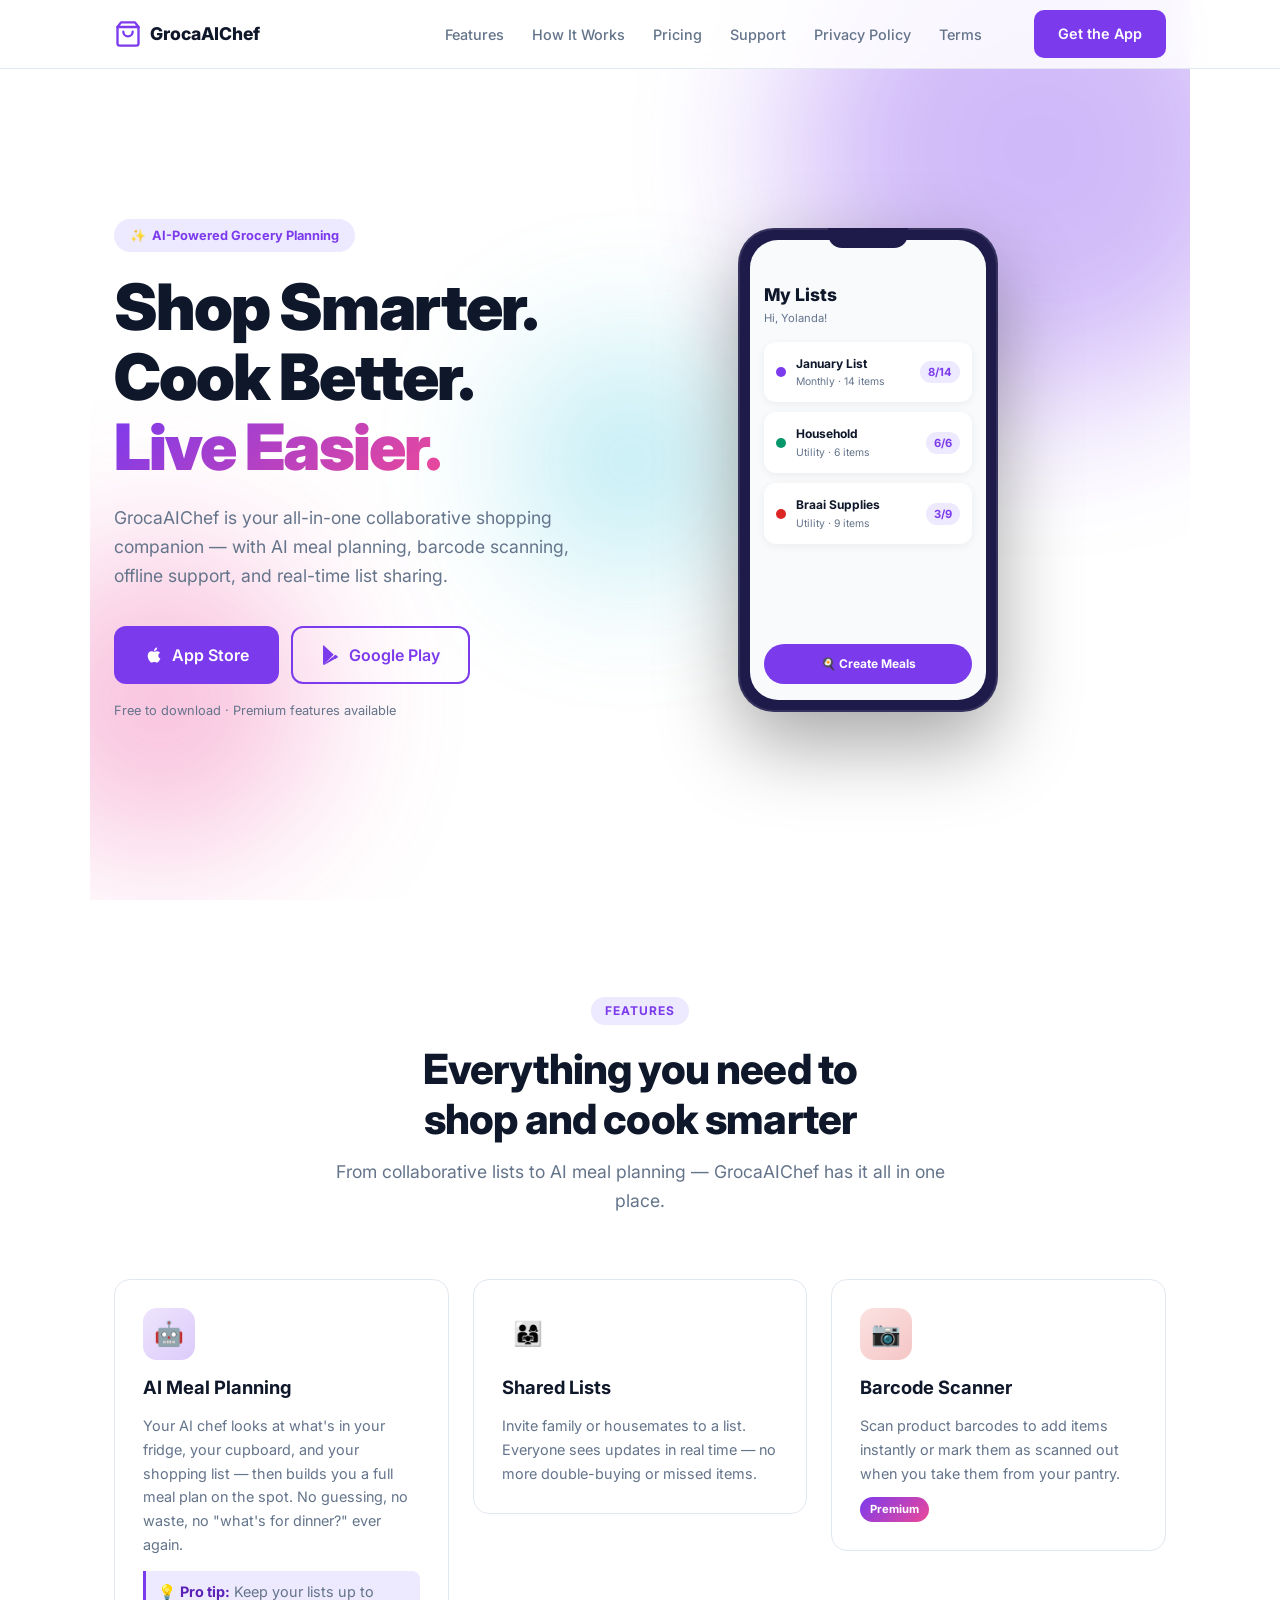
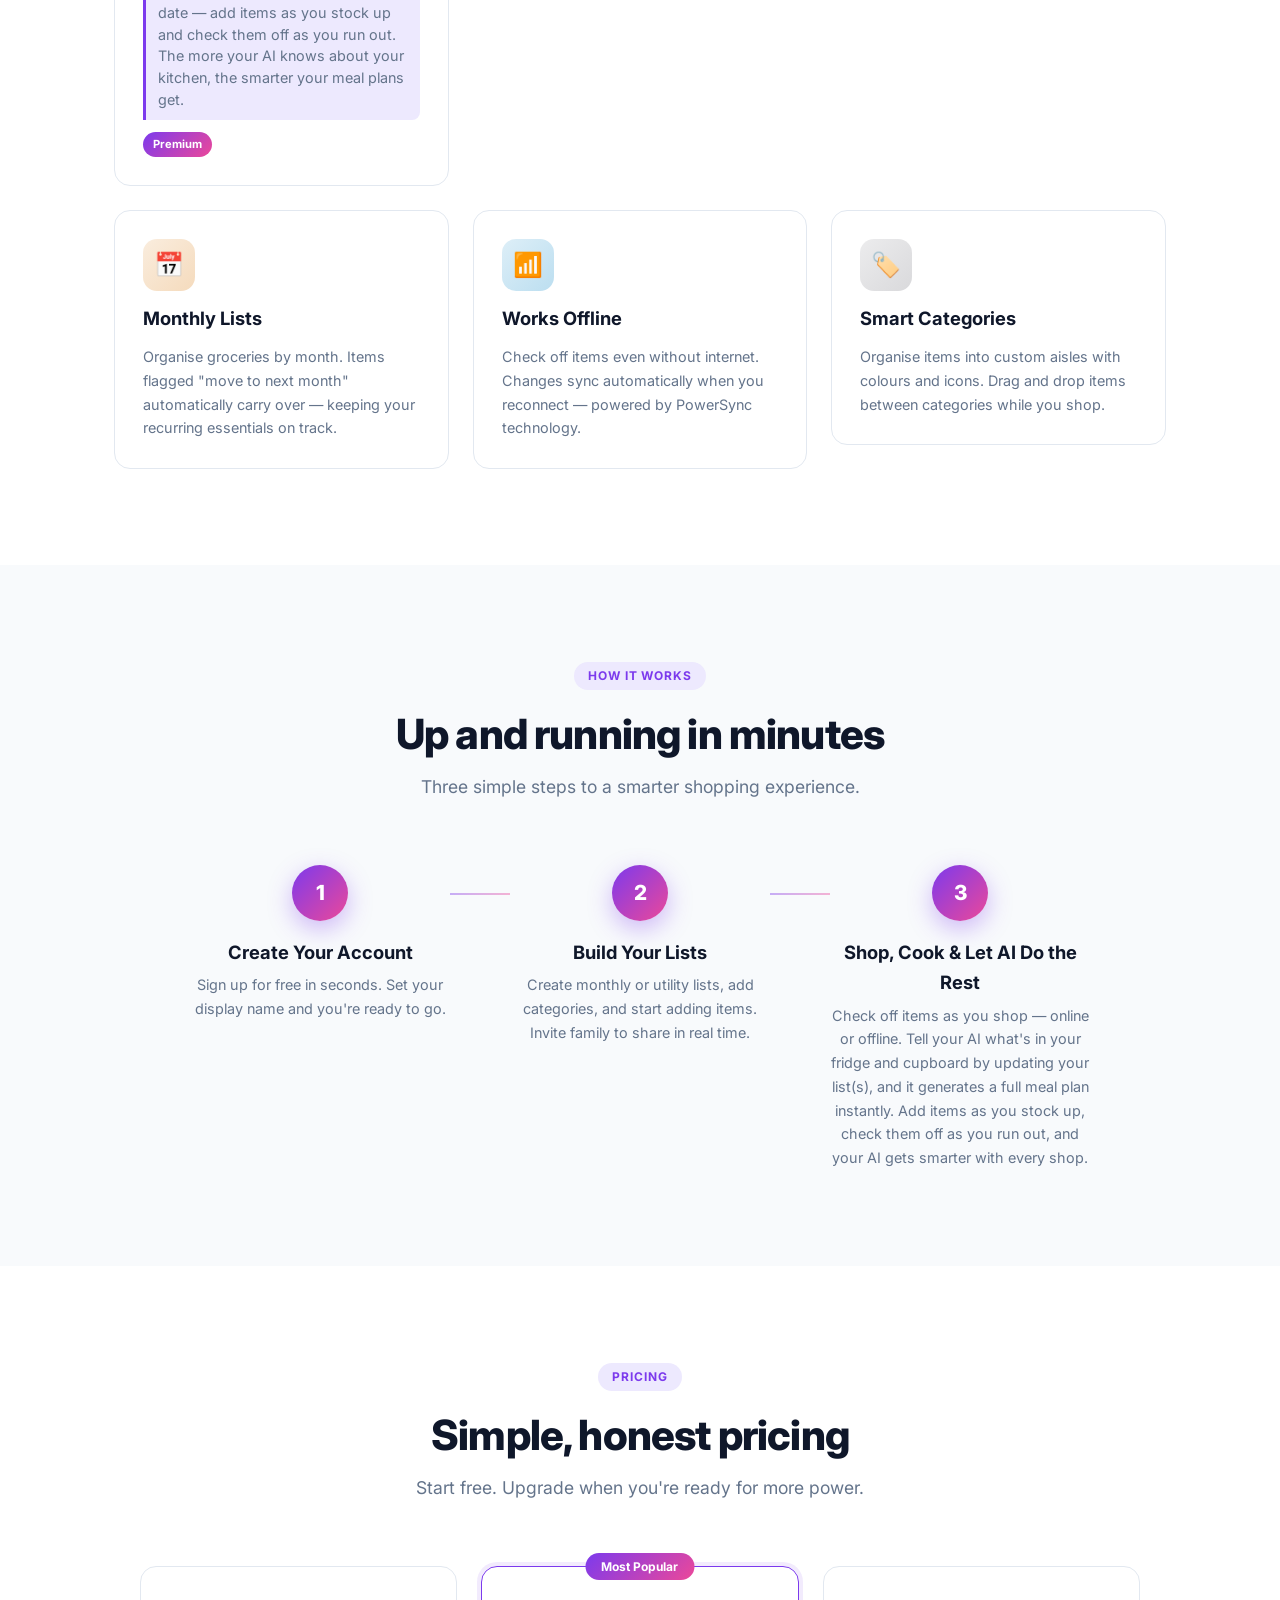
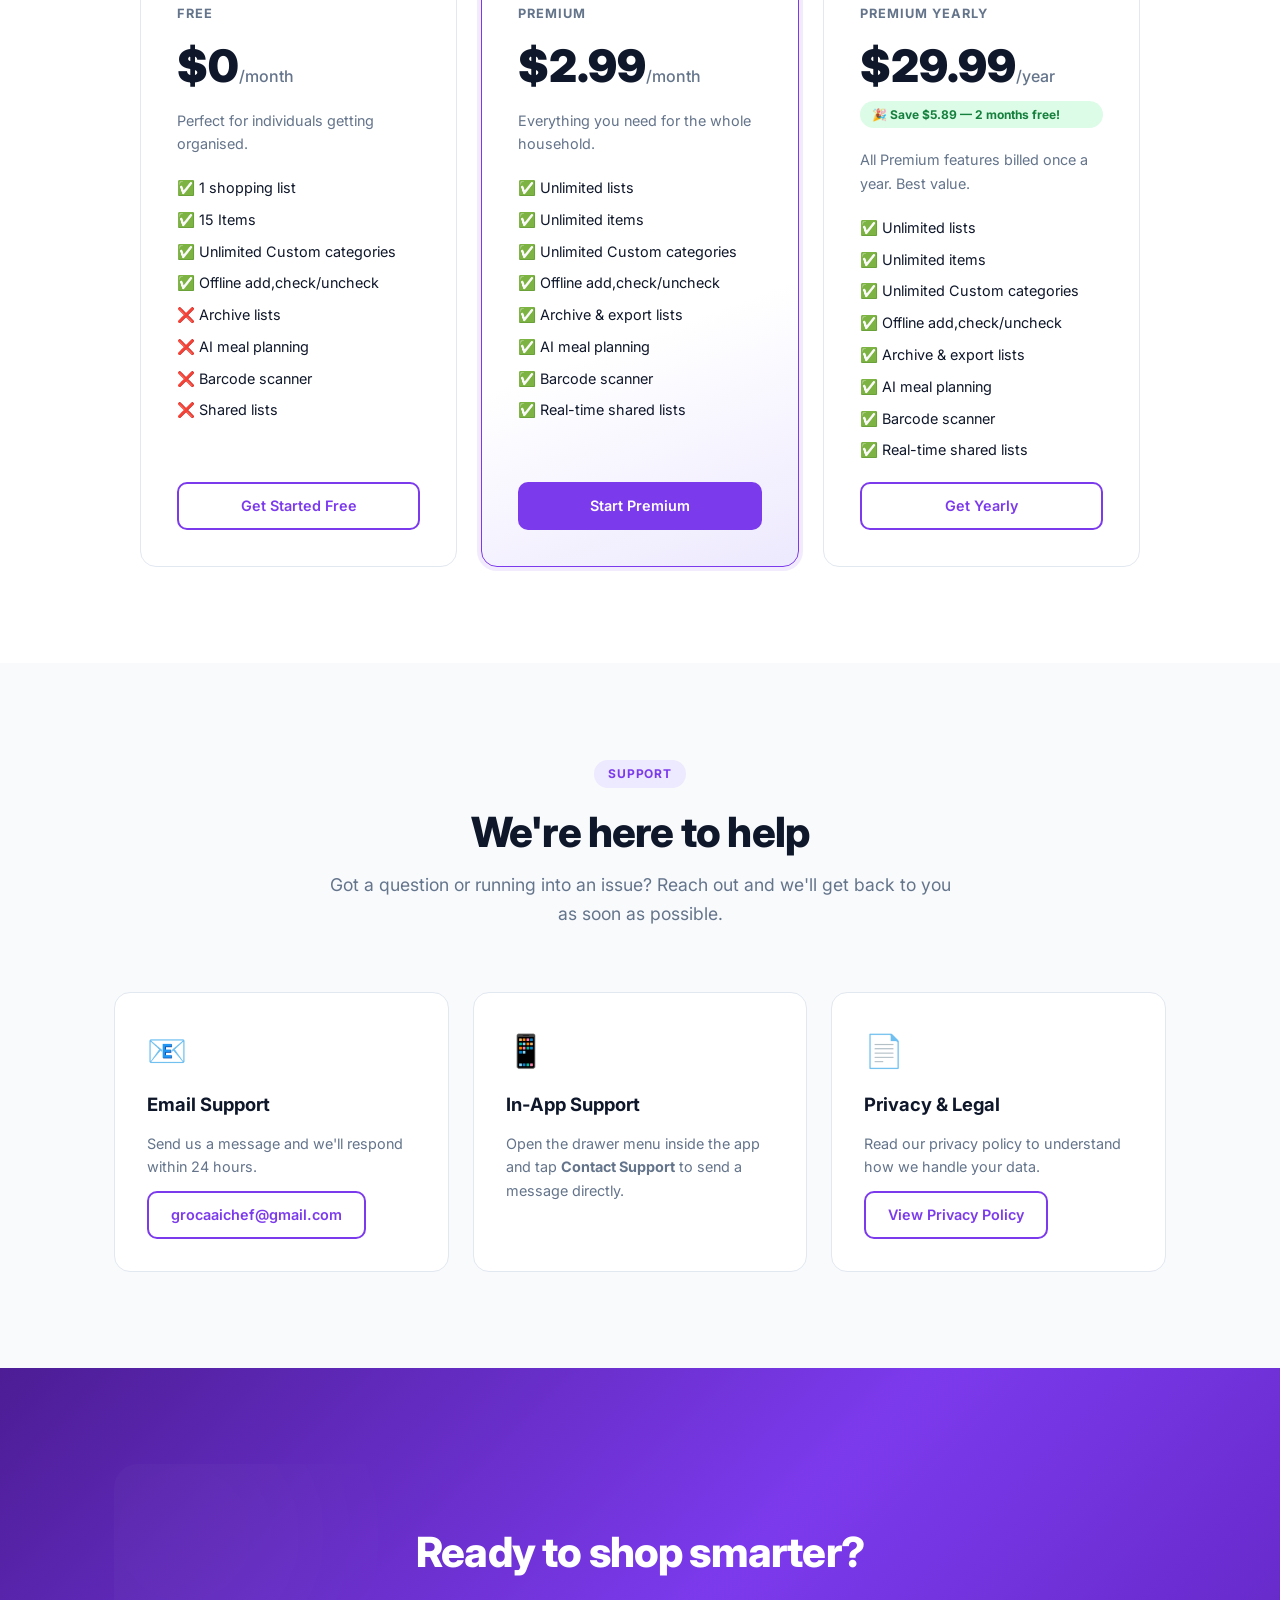
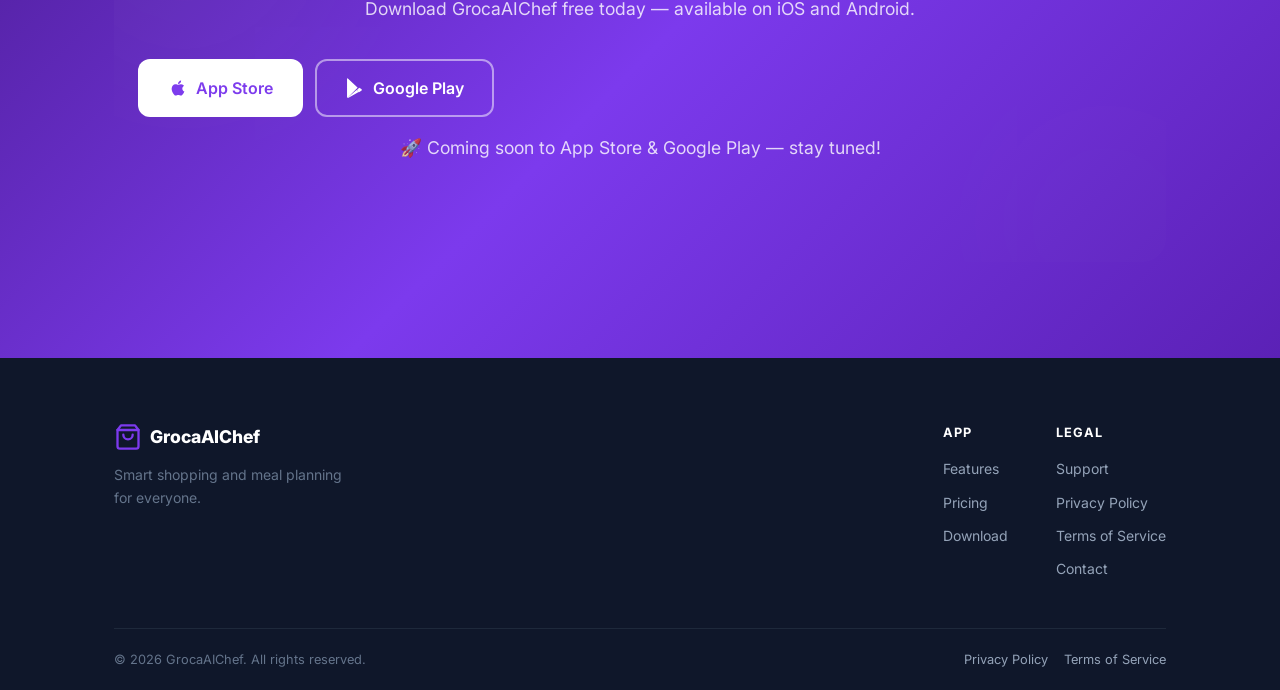
<file: index.html>
<!DOCTYPE html>
<html lang="en">
<head>
  <meta charset="UTF-8" />
  <meta name="viewport" content="width=device-width, initial-scale=1.0" />
  <title>GrocaAIChef — Smart Shopping, Smarter Meals</title>
  <meta name="description" content="GrocaAIChef is a collaborative AI-powered shopping list app. Plan meals, scan barcodes, share lists, and shop smarter — online or offline." />
  <link rel="icon" href="data:image/svg+xml,<svg xmlns='http://www.w3.org/2000/svg' viewBox='0 0 24 24' fill='none' stroke='%237C3AED' stroke-width='2' stroke-linecap='round' stroke-linejoin='round'><path d='M6 2 3 6v14a2 2 0 0 0 2 2h14a2 2 0 0 0 2-2V6l-3-4z'/><line x1='3' y1='6' x2='21' y2='6'/><path d='M16 10a4 4 0 0 1-8 0'/></svg>" />
  <link rel="stylesheet" href="style.css" />
  <link href="https://fonts.googleapis.com/css2?family=Inter:wght@300;400;500;600;700;800;900&display=swap" rel="stylesheet" />
</head>
<body>

  <!-- ── NAV ────────────────────────────────────────────── -->
  <nav id="navbar">
    <div class="nav-inner">
      <a href="index.html" class="nav-logo">
        <span class="logo-icon">
          <svg xmlns="http://www.w3.org/2000/svg" width="28" height="28" viewBox="0 0 24 24" fill="none" stroke="#7C3AED" stroke-width="2" stroke-linecap="round" stroke-linejoin="round">
            <path d="M6 2 3 6v14a2 2 0 0 0 2 2h14a2 2 0 0 0 2-2V6l-3-4z"/>
            <line x1="3" y1="6" x2="21" y2="6"/>
            <path d="M16 10a4 4 0 0 1-8 0"/>
          </svg>
        </span>
        <span>GrocaAIChef</span>
      </a>
      <ul class="nav-links">
        <li><a href="#features">Features</a></li>
        <li><a href="#how-it-works">How It Works</a></li>
        <li><a href="#pricing">Pricing</a></li>
        <li><a href="#support">Support</a></li>
        <li><a href="policy.html">Privacy Policy</a></li>
        <li><a href="terms.html">Terms</a></li>
      </ul>
      <a href="#download" class="btn btn-primary nav-cta">Get the App</a>
      <button class="hamburger" id="hamburger" aria-label="Menu">
        <span></span><span></span><span></span>
      </button>
    </div>
    <div class="mobile-menu" id="mobileMenu">
      <a href="#features">Features</a>
      <a href="#how-it-works">How It Works</a>
      <a href="#pricing">Pricing</a>
      <a href="#support">Support</a>
      <a href="policy.html">Privacy Policy</a>
      <a href="terms.html">Terms of Service</a>
      <a href="#download" class="btn btn-primary">Get the App</a>
    </div>
  </nav>

  <!-- ── HERO ───────────────────────────────────────────── -->
  <section class="hero" id="home">
    <div class="hero-bg">
      <div class="orb orb-1"></div>
      <div class="orb orb-2"></div>
      <div class="orb orb-3"></div>
    </div>
    <div class="hero-content animate-in">
      <div class="hero-badge">
        <span>✨</span> AI-Powered Grocery Planning
      </div>
      <h1>Shop Smarter.<br/>Cook Better.<br/><span class="gradient-text">Live Easier.</span></h1>
      <p class="hero-sub">GrocaAIChef is your all-in-one collaborative shopping companion — with AI meal planning, barcode scanning, offline support, and real-time list sharing.</p>
      <div class="hero-actions">
        <a href="#download" class="btn btn-primary btn-lg">
          <svg width="20" height="20" viewBox="0 0 24 24" fill="currentColor"><path d="M17.05 20.28c-.98.95-2.05.8-3.08.35-1.09-.46-2.09-.48-3.24 0-1.44.62-2.2.44-3.06-.35C2.79 15.25 3.51 7.7 9.05 7.4c1.39.07 2.34.74 3.15.8 1.19-.24 2.35-.93 3.62-.84 1.51.12 2.65.72 3.4 1.8-3.12 1.87-2.38 5.98.48 7.13-.57 1.39-1.32 2.76-2.65 3.99zM12.03 7.25c-.15-2.23 1.66-4.07 3.74-4.25.29 2.58-2.34 4.5-3.74 4.25z"/></svg>
          App Store
        </a>
        <a href="#download" class="btn btn-outline btn-lg">
          <svg width="20" height="20" viewBox="0 0 24 24" fill="currentColor"><path d="M3.18 23.76c.33.18.7.19 1.06.03l12.16-6.93-2.59-2.61-10.63 9.51zm16.44-10.44L17.1 11.7 14.29 14.5l2.45 2.47 2.88-1.64c.82-.47.82-1.64 0-2.11zM3.03.28C2.67.47 2.44.85 2.44 1.33v21.34c0 .48.23.86.59 1.05l.07.04 11.94-11.97v-.28L3.1.24l-.07.04zm10.02 13.47L3.03 3.78v-.01l10.02 10.0-.01-.02z"/></svg>
          Google Play
        </a>
      </div>
      <p class="hero-note">Free to download · Premium features available</p>
    </div>
    <div class="hero-visual animate-in delay-200">
      <div class="phone-mockup">
        <div class="phone-screen">
          <div class="mock-header">
            <div class="mock-title">My Lists</div>
            <div class="mock-subtitle">Hi, Yolanda!</div>
          </div>
          <div class="mock-card mock-card-1">
            <div class="mock-dot" style="background:#7C3AED"></div>
            <div>
              <div class="mock-list-name">January List</div>
              <div class="mock-list-meta">Monthly · 14 items</div>
            </div>
            <div class="mock-progress">8/14</div>
          </div>
          <div class="mock-card mock-card-2">
            <div class="mock-dot" style="background:#059669"></div>
            <div>
              <div class="mock-list-name">Household</div>
              <div class="mock-list-meta">Utility · 6 items</div>
            </div>
            <div class="mock-progress">6/6</div>
          </div>
          <div class="mock-card mock-card-3">
            <div class="mock-dot" style="background:#DC2626"></div>
            <div>
              <div class="mock-list-name">Braai Supplies</div>
              <div class="mock-list-meta">Utility · 9 items</div>
            </div>
            <div class="mock-progress">3/9</div>
          </div>
          <div class="mock-fab">🍳 Create Meals</div>
        </div>
        <div class="phone-notch"></div>
      </div>
    </div>
  </section>

  <!-- ── FEATURES ───────────────────────────────────────── -->
  <section class="section" id="features">
    <div class="container">
      <div class="section-header animate-fade">
        <div class="section-badge">Features</div>
        <h2>Everything you need to<br/>shop and cook smarter</h2>
        <p>From collaborative lists to AI meal planning — GrocaAIChef has it all in one place.</p>
      </div>
      <div class="features-grid">

        <div class="feature-card animate-fade delay-100">
          <div class="feature-icon" style="background: linear-gradient(135deg,#7C3AED22,#7C3AED44)">
            <span>🤖</span>
          </div>
          <h3>AI Meal Planning</h3>
          <p>Your AI chef looks at what's in your fridge, your cupboard, and your shopping list — then builds you a full meal plan on the spot. No guessing, no waste, no "what's for dinner?" ever again.</p>
          <p class="feature-tip">💡 <strong>Pro tip:</strong> Keep your lists up to date — add items as you stock up and check them off as you run out. The more your AI knows about your kitchen, the smarter your meal plans get.</p>
          <span class="feature-tag premium">Premium</span>
        </div>

        <div class="feature-card animate-fade delay-200">
          <div class="feature-icon" style="background: linear-gradient(135deg,#059669 22,#05966944)">
            <span>👨‍👩‍👧</span>
          </div>
          <h3>Shared Lists</h3>
          <p>Invite family or housemates to a list. Everyone sees updates in real time — no more double-buying or missed items.</p>
        </div>

        <div class="feature-card animate-fade delay-300">
          <div class="feature-icon" style="background: linear-gradient(135deg,#DC262622,#DC262644)">
            <span>📷</span>
          </div>
          <h3>Barcode Scanner</h3>
          <p>Scan product barcodes to add items instantly or mark them as scanned out when you take them from your pantry.</p>
          <span class="feature-tag premium">Premium</span>
        </div>

        <div class="feature-card animate-fade delay-100">
          <div class="feature-icon" style="background: linear-gradient(135deg,#D9770622,#D9770644)">
            <span>📅</span>
          </div>
          <h3>Monthly Lists</h3>
          <p>Organise groceries by month. Items flagged "move to next month" automatically carry over — keeping your recurring essentials on track.</p>
        </div>

        <div class="feature-card animate-fade delay-200">
          <div class="feature-icon" style="background: linear-gradient(135deg,#0284C722,#0284C744)">
            <span>📶</span>
          </div>
          <h3>Works Offline</h3>
          <p>Check off items even without internet. Changes sync automatically when you reconnect — powered by PowerSync technology.</p>
        </div>

        <div class="feature-card animate-fade delay-300">
          <div class="feature-icon" style="background: linear-gradient(135deg,#71717A22,#71717A44)">
            <span>🏷️</span>
          </div>
          <h3>Smart Categories</h3>
          <p>Organise items into custom aisles with colours and icons. Drag and drop items between categories while you shop.</p>
        </div>

      </div>
    </div>
  </section>

  <!-- ── HOW IT WORKS ───────────────────────────────────── -->
  <section class="section section-alt" id="how-it-works">
    <div class="container">
      <div class="section-header animate-fade">
        <div class="section-badge">How It Works</div>
        <h2>Up and running in minutes</h2>
        <p>Three simple steps to a smarter shopping experience.</p>
      </div>
      <div class="steps">
        <div class="step animate-fade delay-100">
          <div class="step-number">1</div>
          <div class="step-content">
            <h3>Create Your Account</h3>
            <p>Sign up for free in seconds. Set your display name and you're ready to go.</p>
          </div>
        </div>
        <div class="step-connector"></div>
        <div class="step animate-fade delay-200">
          <div class="step-number">2</div>
          <div class="step-content">
            <h3>Build Your Lists</h3>
            <p>Create monthly or utility lists, add categories, and start adding items. Invite family to share in real time.</p>
          </div>
        </div>
        <div class="step-connector"></div>
        <div class="step animate-fade delay-300">
          <div class="step-number">3</div>
          <div class="step-content">
            <h3>Shop, Cook & Let AI Do the Rest</h3>
            <p>Check off items as you shop — online or offline. Tell your AI what's in your fridge and cupboard by updating your list(s), and it generates a full meal plan instantly. Add items as you stock up, check them off as you run out, and your AI gets smarter with every shop.</p>
          </div>
        </div>
      </div>
    </div>
  </section>

  <!-- ── PRICING ────────────────────────────────────────── -->
  <section class="section" id="pricing">
    <div class="container">
      <div class="section-header animate-fade">
        <div class="section-badge">Pricing</div>
        <h2>Simple, honest pricing</h2>
        <p>Start free. Upgrade when you're ready for more power.</p>
      </div>
      <div class="pricing-grid">

        <div class="pricing-card animate-fade delay-100">
          <div class="pricing-label">Free</div>
          <div class="pricing-price">$0<span>/month</span></div>
          <p class="pricing-desc">Perfect for individuals getting organised.</p>
          <ul class="pricing-list">
            <li>✅ 1 shopping list</li>
            <li>✅ 15 Items</li>
            <li>✅ Unlimited Custom categories</li>
            <li>✅ Offline add,check/uncheck</li>
            <li>❌ Archive lists</li>
            <li>❌ AI meal planning</li>
            <li>❌ Barcode scanner</li>
            <li>❌ Shared lists</li>
          </ul>
          <a href="#download" class="btn btn-outline btn-full">Get Started Free</a>
        </div>

        <div class="pricing-card pricing-featured animate-fade delay-200">
          <div class="pricing-badge">Most Popular</div>
          <div class="pricing-label">Premium</div>
          <div class="pricing-price">$2.99<span>/month</span></div>
          <p class="pricing-desc">Everything you need for the whole household.</p>
          <ul class="pricing-list">
            <li>✅ Unlimited lists</li>
            <li>✅ Unlimited items</li>
            <li>✅ Unlimited Custom categories</li>
            <li>✅ Offline add,check/uncheck</li>
            <li>✅ Archive & export lists</li>
            <li>✅ AI meal planning</li>
            <li>✅ Barcode scanner</li>
            <li>✅ Real-time shared lists</li>
          </ul>
          <a href="#download" class="btn btn-primary btn-full">Start Premium</a>
        </div>

        <div class="pricing-card animate-fade delay-300">
          <div class="pricing-label">Premium Yearly</div>
          <div class="pricing-price">$29.99<span>/year</span></div>
          <div class="pricing-savings">🎉 Save $5.89 — 2 months free!</div>
          <p class="pricing-desc">All Premium features billed once a year. Best value.</p>
          <ul class="pricing-list">
            <li>✅ Unlimited lists</li>
            <li>✅ Unlimited items</li>
            <li>✅ Unlimited Custom categories</li>
            <li>✅ Offline add,check/uncheck</li>
            <li>✅ Archive & export lists</li>
            <li>✅ AI meal planning</li>
            <li>✅ Barcode scanner</li>
            <li>✅ Real-time shared lists</li>
          </ul>
          <a href="#download" class="btn btn-outline btn-full">Get Yearly</a>
        </div>

      </div>
    </div>
  </section>

  <!-- ── SUPPORT ────────────────────────────────────────── -->
  <section class="section section-alt" id="support">
    <div class="container">
      <div class="section-header animate-fade">
        <div class="section-badge">Support</div>
        <h2>We're here to help</h2>
        <p>Got a question or running into an issue? Reach out and we'll get back to you as soon as possible.</p>
      </div>
      <div class="support-grid">
        <div class="support-card animate-fade delay-100">
          <div class="support-icon">📧</div>
          <h3>Email Support</h3>
          <p>Send us a message and we'll respond within 24 hours.</p>
          <a href="mailto:grocaaichef@gmail.com" class="btn btn-outline">grocaaichef@gmail.com</a>
        </div>
        <div class="support-card animate-fade delay-200">
          <div class="support-icon">📱</div>
          <h3>In-App Support</h3>
          <p>Open the drawer menu inside the app and tap <strong>Contact Support</strong> to send a message directly.</p>
        </div>
        <div class="support-card animate-fade delay-300">
          <div class="support-icon">📄</div>
          <h3>Privacy & Legal</h3>
          <p>Read our privacy policy to understand how we handle your data.</p>
          <a href="policy.html" class="btn btn-outline">View Privacy Policy</a>
        </div>
      </div>
    </div>
  </section>

  <!-- ── DOWNLOAD ───────────────────────────────────────── -->
  <section class="section download-section" id="download">
    <div class="container">
      <div class="download-inner animate-fade">
        <div class="orb orb-dl-1"></div>
        <div class="orb orb-dl-2"></div>
        <h2>Ready to shop smarter?</h2>
        <p>Download GrocaAIChef free today — available on iOS and Android.</p>
        <div class="hero-actions">
          <!-- TODO: replace href with your App Store link once live -->
          <!-- e.g. https://apps.apple.com/app/idXXXXXXXXX -->
          <a href="#coming-soon" class="btn btn-white btn-lg store-btn" data-store="App Store">
            <svg width="20" height="20" viewBox="0 0 24 24" fill="currentColor"><path d="M17.05 20.28c-.98.95-2.05.8-3.08.35-1.09-.46-2.09-.48-3.24 0-1.44.62-2.2.44-3.06-.35C2.79 15.25 3.51 7.7 9.05 7.4c1.39.07 2.34.74 3.15.8 1.19-.24 2.35-.93 3.62-.84 1.51.12 2.65.72 3.4 1.8-3.12 1.87-2.38 5.98.48 7.13-.57 1.39-1.32 2.76-2.65 3.99zM12.03 7.25c-.15-2.23 1.66-4.07 3.74-4.25.29 2.58-2.34 4.5-3.74 4.25z"/></svg>
            App Store
          </a>
          <!-- TODO: replace href with your Google Play link once live -->
          <!-- e.g. https://play.google.com/store/apps/details?id=com.yourpackage -->
          <a href="#coming-soon" class="btn btn-white-outline btn-lg store-btn" data-store="Google Play">
            <svg width="20" height="20" viewBox="0 0 24 24" fill="currentColor"><path d="M3.18 23.76c.33.18.7.19 1.06.03l12.16-6.93-2.59-2.61-10.63 9.51zm16.44-10.44L17.1 11.7 14.29 14.5l2.45 2.47 2.88-1.64c.82-.47.82-1.64 0-2.11zM3.03.28C2.67.47 2.44.85 2.44 1.33v21.34c0 .48.23.86.59 1.05l.07.04 11.94-11.97v-.28L3.1.24l-.07.04zm10.02 13.47L3.03 3.78v-.01l10.02 10.0-.01-.02z"/></svg>
            Google Play
          </a>
        </div>
        <p class="coming-soon-note" id="coming-soon">🚀 Coming soon to App Store &amp; Google Play — stay tuned!</p>
      </div>
    </div>
  </section>

  <!-- ── FOOTER ─────────────────────────────────────────── -->
  <footer class="footer">
    <div class="container">
      <div class="footer-inner">
        <div class="footer-brand">
          <a href="index.html" class="nav-logo">
            <span class="logo-icon">
              <svg xmlns="http://www.w3.org/2000/svg" width="28" height="28" viewBox="0 0 24 24" fill="none" stroke="#7C3AED" stroke-width="2" stroke-linecap="round" stroke-linejoin="round">
                <path d="M6 2 3 6v14a2 2 0 0 0 2 2h14a2 2 0 0 0 2-2V6l-3-4z"/>
                <line x1="3" y1="6" x2="21" y2="6"/>
                <path d="M16 10a4 4 0 0 1-8 0"/>
              </svg>
            </span>
            <span>GrocaAIChef</span>
          </a>
          <p>Smart shopping and meal planning for everyone.</p>
        </div>
        <div class="footer-links">
          <div class="footer-col">
            <h4>App</h4>
            <a href="#features">Features</a>
            <a href="#pricing">Pricing</a>
            <a href="#download">Download</a>
          </div>
          <div class="footer-col">
            <h4>Legal</h4>
            <a href="#support">Support</a>
            <a href="policy.html">Privacy Policy</a>
            <a href="terms.html">Terms of Service</a>
            <a href="mailto:grocaaichef@gmail.com">Contact</a>
          </div>
        </div>
      </div>
      <div class="footer-bottom">
        <p>© 2026 GrocaAIChef. All rights reserved.</p>
        <div style="display:flex; gap: 16px;">
          <a href="policy.html">Privacy Policy</a>
          <a href="terms.html">Terms of Service</a>
        </div>
      </div>
    </div>
  </footer>

  <script src="script.js"></script>
</body>
</html>
</file>
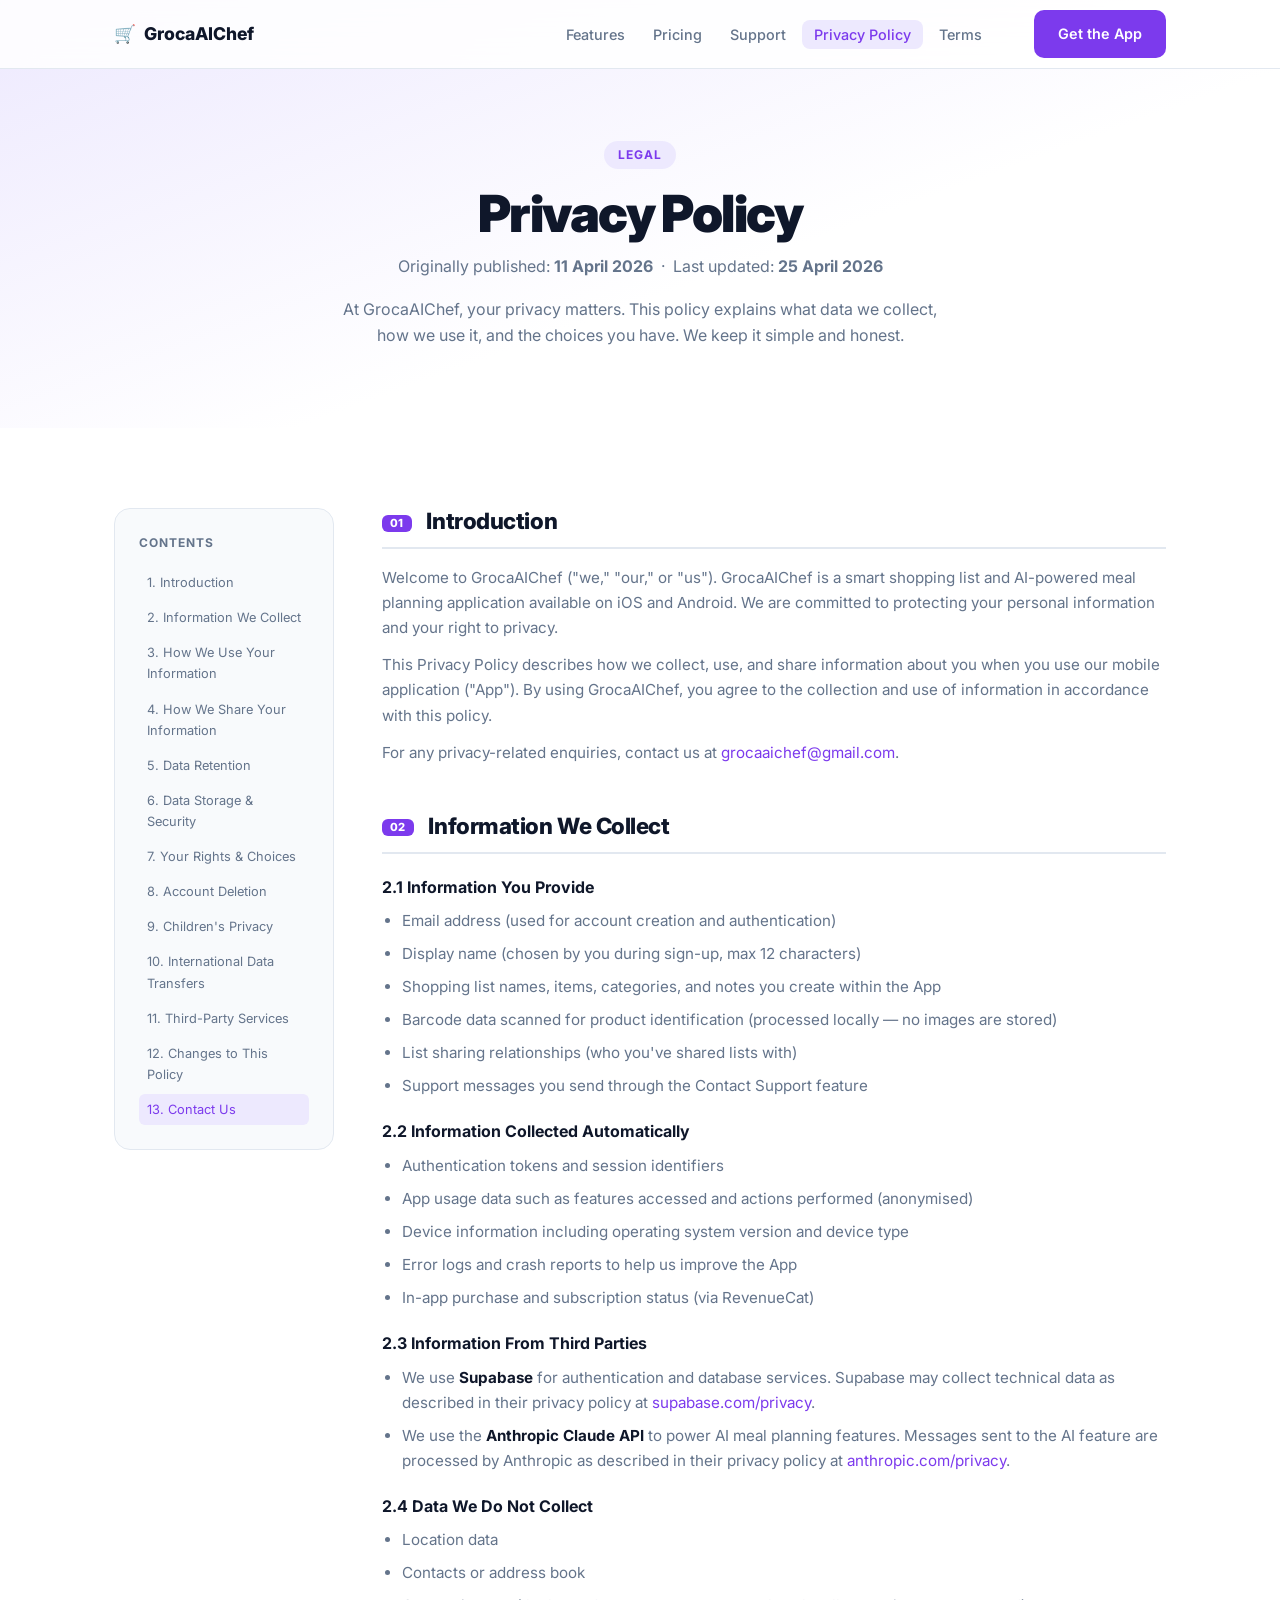
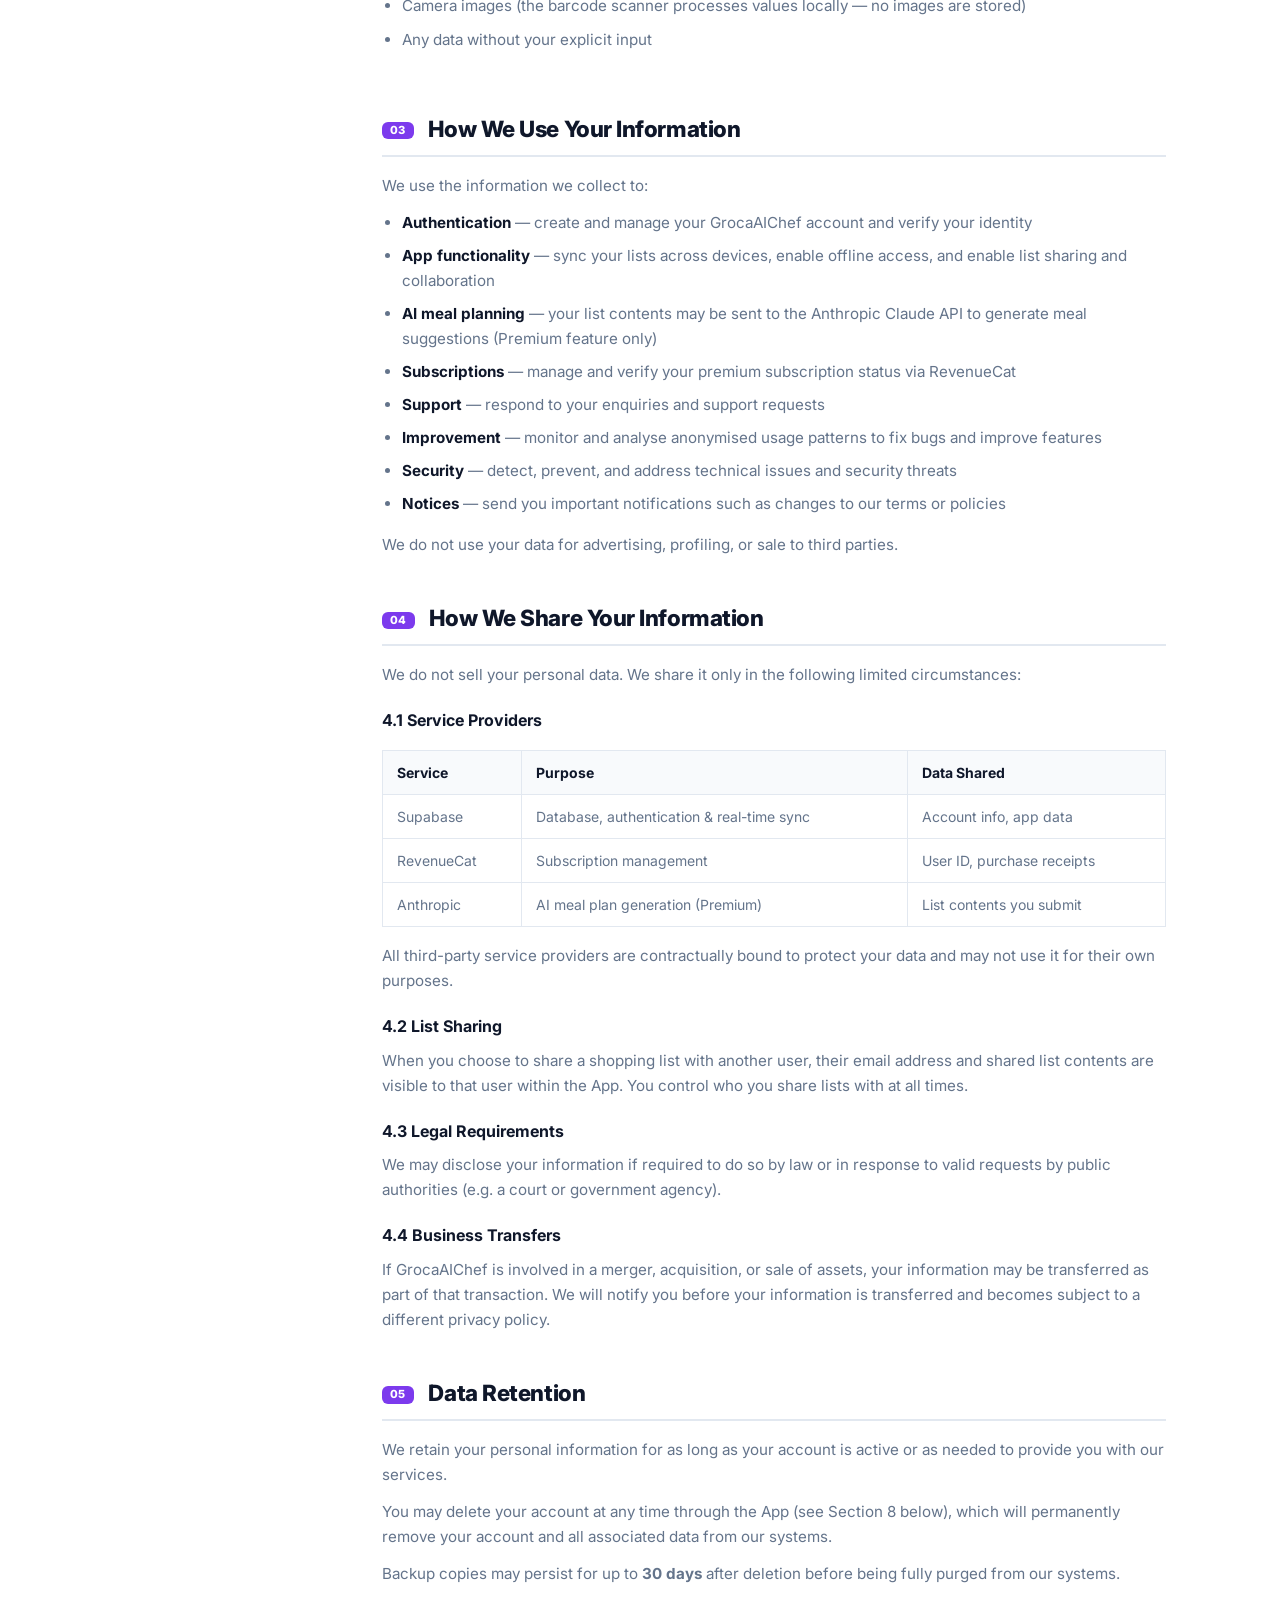
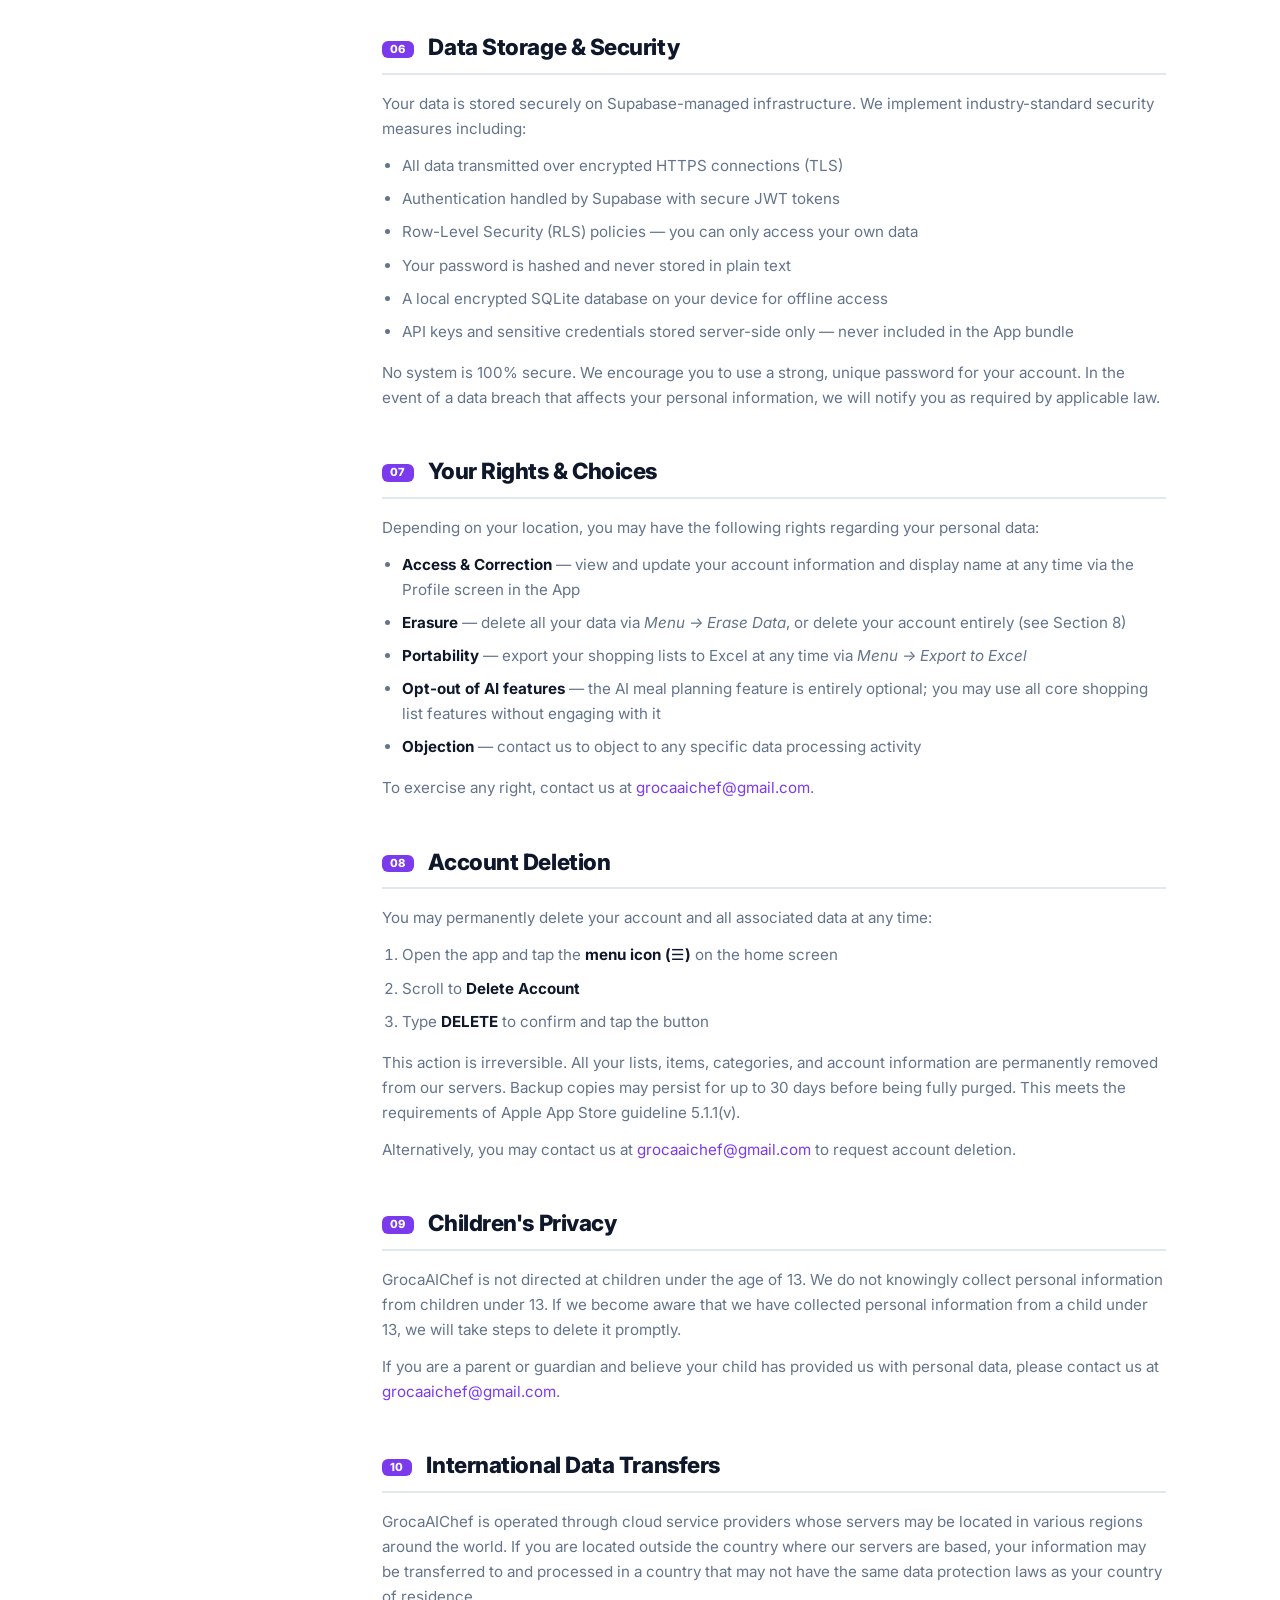
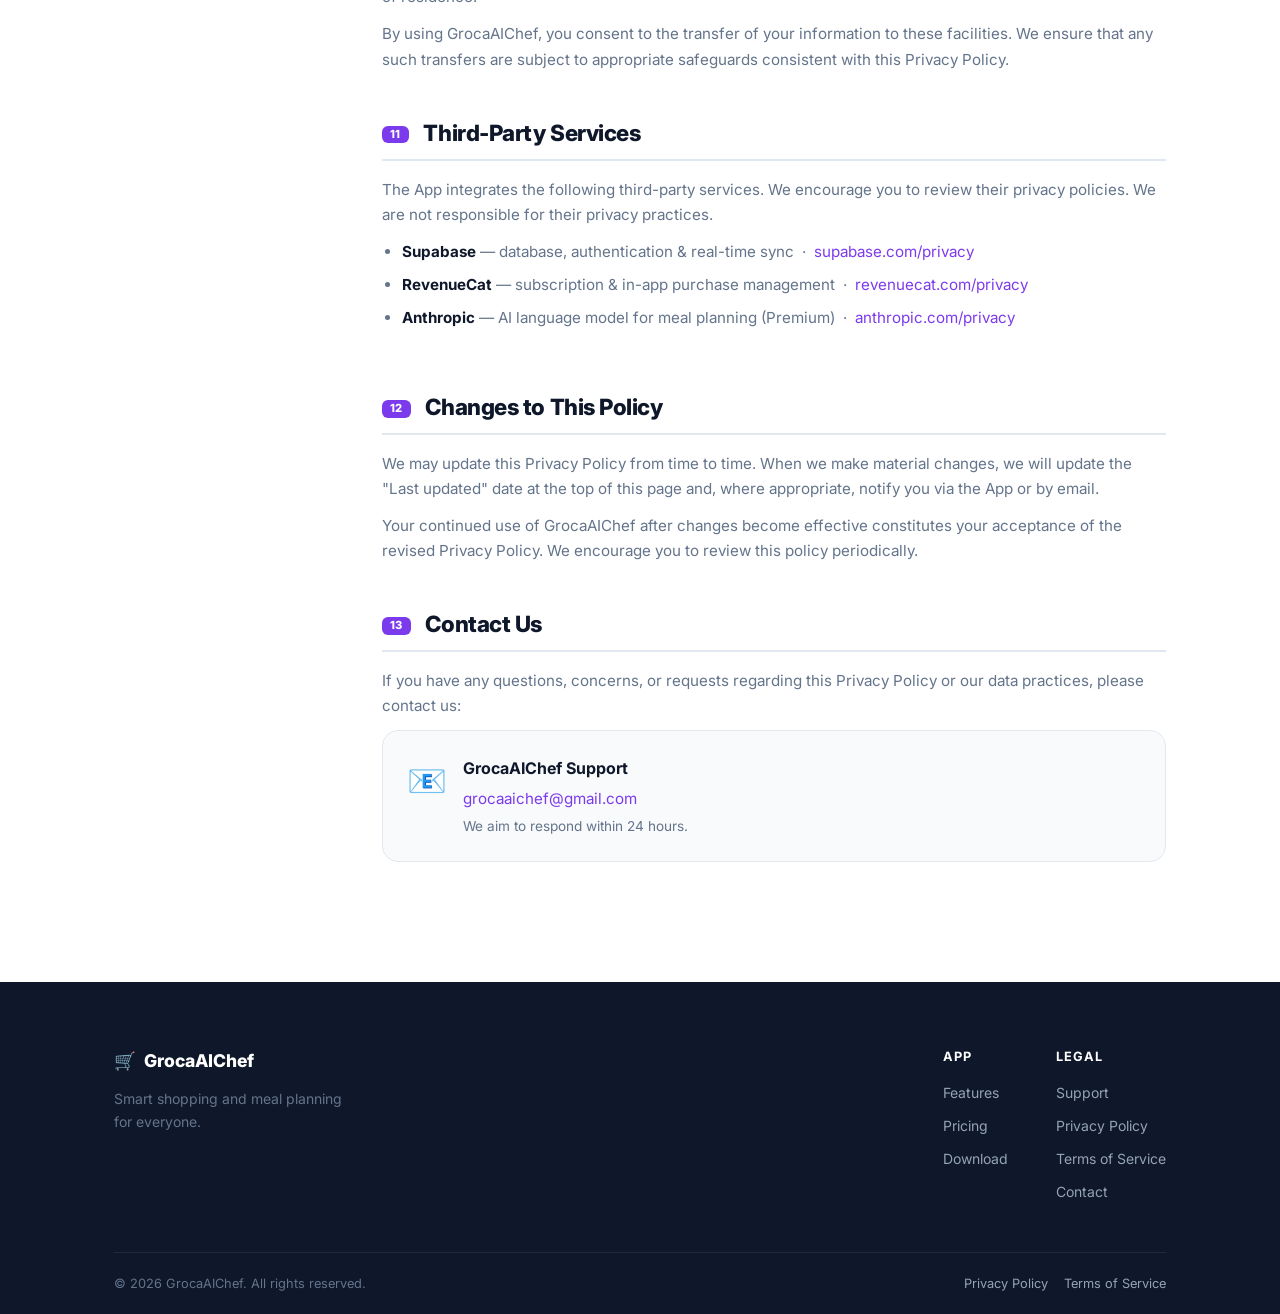
<file: policy.html>
<!DOCTYPE html>
<html lang="en">
<head>
  <meta charset="UTF-8" />
  <meta name="viewport" content="width=device-width, initial-scale=1.0" />
  <title>Privacy Policy — GrocaAIChef</title>
  <meta name="description" content="Privacy Policy for GrocaAIChef — how we collect, use, and protect your data." />
  <link rel="icon" href="favicon.png" />
  <link rel="stylesheet" href="style.css" />
  <link href="https://fonts.googleapis.com/css2?family=Inter:wght@300;400;500;600;700;800;900&display=swap" rel="stylesheet" />
</head>
<body>

  <!-- ── NAV ────────────────────────────────────────────── -->
  <nav id="navbar">
    <div class="nav-inner">
      <a href="index.html" class="nav-logo">
        <span class="logo-icon">🛒</span>
        <span>GrocaAIChef</span>
      </a>
      <ul class="nav-links">
        <li><a href="index.html#features">Features</a></li>
        <li><a href="index.html#pricing">Pricing</a></li>
        <li><a href="index.html#support">Support</a></li>
        <li><a href="policy.html" class="active">Privacy Policy</a></li>
        <li><a href="terms.html">Terms</a></li>
      </ul>
      <a href="index.html#download" class="btn btn-primary nav-cta">Get the App</a>
      <button class="hamburger" id="hamburger" aria-label="Menu">
        <span></span><span></span><span></span>
      </button>
    </div>
    <div class="mobile-menu" id="mobileMenu">
      <a href="index.html#features">Features</a>
      <a href="index.html#pricing">Pricing</a>
      <a href="index.html#support">Support</a>
      <a href="policy.html">Privacy Policy</a>
      <a href="terms.html">Terms of Service</a>
      <a href="index.html#download" class="btn btn-primary">Get the App</a>
    </div>
  </nav>

  <!-- ── POLICY HERO ────────────────────────────────────── -->
  <section class="policy-hero">
    <div class="container">
      <div class="policy-hero-content animate-in">
        <div class="section-badge">Legal</div>
        <h1>Privacy Policy</h1>
        <p>Originally published: <strong>11 April 2026</strong> &nbsp;·&nbsp; Last updated: <strong>25 April 2026</strong></p>
        <p class="policy-intro">At GrocaAIChef, your privacy matters. This policy explains what data we collect, how we use it, and the choices you have. We keep it simple and honest.</p>
      </div>
    </div>
  </section>

  <!-- ── POLICY CONTENT ─────────────────────────────────── -->
  <section class="policy-body">
    <div class="container">
      <div class="policy-layout">

        <!-- Sidebar TOC -->
        <aside class="policy-toc" id="policyToc">
          <h4>Contents</h4>
          <nav>
            <a href="#introduction">1. Introduction</a>
            <a href="#data-we-collect">2. Information We Collect</a>
            <a href="#how-we-use">3. How We Use Your Information</a>
            <a href="#data-sharing">4. How We Share Your Information</a>
            <a href="#data-retention">5. Data Retention</a>
            <a href="#data-storage">6. Data Storage &amp; Security</a>
            <a href="#your-rights">7. Your Rights &amp; Choices</a>
            <a href="#account-deletion">8. Account Deletion</a>
            <a href="#children">9. Children's Privacy</a>
            <a href="#international">10. International Data Transfers</a>
            <a href="#third-party">11. Third-Party Services</a>
            <a href="#changes">12. Changes to This Policy</a>
            <a href="#contact">13. Contact Us</a>
          </nav>
        </aside>

        <!-- Main content -->
        <div class="policy-content">

          <div class="policy-section animate-fade" id="introduction">
            <h2><span class="policy-num">01</span> Introduction</h2>
            <p>Welcome to GrocaAIChef ("we," "our," or "us"). GrocaAIChef is a smart shopping list and AI-powered meal planning application available on iOS and Android. We are committed to protecting your personal information and your right to privacy.</p>
            <p>This Privacy Policy describes how we collect, use, and share information about you when you use our mobile application ("App"). By using GrocaAIChef, you agree to the collection and use of information in accordance with this policy.</p>
            <p>For any privacy-related enquiries, contact us at <a href="mailto:grocaaichef@gmail.com">grocaaichef@gmail.com</a>.</p>
          </div>

          <div class="policy-section animate-fade" id="data-we-collect">
            <h2><span class="policy-num">02</span> Information We Collect</h2>

            <h3>2.1 Information You Provide</h3>
            <ul>
              <li>Email address (used for account creation and authentication)</li>
              <li>Display name (chosen by you during sign-up, max 12 characters)</li>
              <li>Shopping list names, items, categories, and notes you create within the App</li>
              <li>Barcode data scanned for product identification (processed locally — no images are stored)</li>
              <li>List sharing relationships (who you've shared lists with)</li>
              <li>Support messages you send through the Contact Support feature</li>
            </ul>

            <h3>2.2 Information Collected Automatically</h3>
            <ul>
              <li>Authentication tokens and session identifiers</li>
              <li>App usage data such as features accessed and actions performed (anonymised)</li>
              <li>Device information including operating system version and device type</li>
              <li>Error logs and crash reports to help us improve the App</li>
              <li>In-app purchase and subscription status (via RevenueCat)</li>
            </ul>

            <h3>2.3 Information From Third Parties</h3>
            <ul>
              <li>We use <strong>Supabase</strong> for authentication and database services. Supabase may collect technical data as described in their privacy policy at <a href="https://supabase.com/privacy" target="_blank" rel="noopener">supabase.com/privacy</a>.</li>
              <li>We use the <strong>Anthropic Claude API</strong> to power AI meal planning features. Messages sent to the AI feature are processed by Anthropic as described in their privacy policy at <a href="https://www.anthropic.com/privacy" target="_blank" rel="noopener">anthropic.com/privacy</a>.</li>
            </ul>

            <h3>2.4 Data We Do Not Collect</h3>
            <ul>
              <li>Location data</li>
              <li>Contacts or address book</li>
              <li>Camera images (the barcode scanner processes values locally — no images are stored)</li>
              <li>Any data without your explicit input</li>
            </ul>
          </div>

          <div class="policy-section animate-fade" id="how-we-use">
            <h2><span class="policy-num">03</span> How We Use Your Information</h2>
            <p>We use the information we collect to:</p>
            <ul>
              <li><strong>Authentication</strong> — create and manage your GrocaAIChef account and verify your identity</li>
              <li><strong>App functionality</strong> — sync your lists across devices, enable offline access, and enable list sharing and collaboration</li>
              <li><strong>AI meal planning</strong> — your list contents may be sent to the Anthropic Claude API to generate meal suggestions (Premium feature only)</li>
              <li><strong>Subscriptions</strong> — manage and verify your premium subscription status via RevenueCat</li>
              <li><strong>Support</strong> — respond to your enquiries and support requests</li>
              <li><strong>Improvement</strong> — monitor and analyse anonymised usage patterns to fix bugs and improve features</li>
              <li><strong>Security</strong> — detect, prevent, and address technical issues and security threats</li>
              <li><strong>Notices</strong> — send you important notifications such as changes to our terms or policies</li>
            </ul>
            <p>We do not use your data for advertising, profiling, or sale to third parties.</p>
          </div>

          <div class="policy-section animate-fade" id="data-sharing">
            <h2><span class="policy-num">04</span> How We Share Your Information</h2>
            <p>We do not sell your personal data. We share it only in the following limited circumstances:</p>

            <h3>4.1 Service Providers</h3>
            <table class="policy-table">
              <thead>
                <tr><th>Service</th><th>Purpose</th><th>Data Shared</th></tr>
              </thead>
              <tbody>
                <tr><td>Supabase</td><td>Database, authentication &amp; real-time sync</td><td>Account info, app data</td></tr>
                <tr><td>RevenueCat</td><td>Subscription management</td><td>User ID, purchase receipts</td></tr>
                <tr><td>Anthropic</td><td>AI meal plan generation (Premium)</td><td>List contents you submit</td></tr>
              </tbody>
            </table>
            <p>All third-party service providers are contractually bound to protect your data and may not use it for their own purposes.</p>

            <h3>4.2 List Sharing</h3>
            <p>When you choose to share a shopping list with another user, their email address and shared list contents are visible to that user within the App. You control who you share lists with at all times.</p>

            <h3>4.3 Legal Requirements</h3>
            <p>We may disclose your information if required to do so by law or in response to valid requests by public authorities (e.g. a court or government agency).</p>

            <h3>4.4 Business Transfers</h3>
            <p>If GrocaAIChef is involved in a merger, acquisition, or sale of assets, your information may be transferred as part of that transaction. We will notify you before your information is transferred and becomes subject to a different privacy policy.</p>
          </div>

          <div class="policy-section animate-fade" id="data-retention">
            <h2><span class="policy-num">05</span> Data Retention</h2>
            <p>We retain your personal information for as long as your account is active or as needed to provide you with our services.</p>
            <p>You may delete your account at any time through the App (see Section 8 below), which will permanently remove your account and all associated data from our systems.</p>
            <p>Backup copies may persist for up to <strong>30 days</strong> after deletion before being fully purged from our systems.</p>
          </div>

          <div class="policy-section animate-fade" id="data-storage">
            <h2><span class="policy-num">06</span> Data Storage &amp; Security</h2>
            <p>Your data is stored securely on Supabase-managed infrastructure. We implement industry-standard security measures including:</p>
            <ul>
              <li>All data transmitted over encrypted HTTPS connections (TLS)</li>
              <li>Authentication handled by Supabase with secure JWT tokens</li>
              <li>Row-Level Security (RLS) policies — you can only access your own data</li>
              <li>Your password is hashed and never stored in plain text</li>
              <li>A local encrypted SQLite database on your device for offline access</li>
              <li>API keys and sensitive credentials stored server-side only — never included in the App bundle</li>
            </ul>
            <p>No system is 100% secure. We encourage you to use a strong, unique password for your account. In the event of a data breach that affects your personal information, we will notify you as required by applicable law.</p>
          </div>

          <div class="policy-section animate-fade" id="your-rights">
            <h2><span class="policy-num">07</span> Your Rights &amp; Choices</h2>
            <p>Depending on your location, you may have the following rights regarding your personal data:</p>
            <ul>
              <li><strong>Access &amp; Correction</strong> — view and update your account information and display name at any time via the Profile screen in the App</li>
              <li><strong>Erasure</strong> — delete all your data via <em>Menu → Erase Data</em>, or delete your account entirely (see Section 8)</li>
              <li><strong>Portability</strong> — export your shopping lists to Excel at any time via <em>Menu → Export to Excel</em></li>
              <li><strong>Opt-out of AI features</strong> — the AI meal planning feature is entirely optional; you may use all core shopping list features without engaging with it</li>
              <li><strong>Objection</strong> — contact us to object to any specific data processing activity</li>
            </ul>
            <p>To exercise any right, contact us at <a href="mailto:grocaaichef@gmail.com">grocaaichef@gmail.com</a>.</p>
          </div>

          <div class="policy-section animate-fade" id="account-deletion">
            <h2><span class="policy-num">08</span> Account Deletion</h2>
            <p>You may permanently delete your account and all associated data at any time:</p>
            <ol>
              <li>Open the app and tap the <strong>menu icon (☰)</strong> on the home screen</li>
              <li>Scroll to <strong>Delete Account</strong></li>
              <li>Type <strong>DELETE</strong> to confirm and tap the button</li>
            </ol>
            <p>This action is irreversible. All your lists, items, categories, and account information are permanently removed from our servers. Backup copies may persist for up to 30 days before being fully purged. This meets the requirements of Apple App Store guideline 5.1.1(v).</p>
            <p>Alternatively, you may contact us at <a href="mailto:grocaaichef@gmail.com">grocaaichef@gmail.com</a> to request account deletion.</p>
          </div>

          <div class="policy-section animate-fade" id="children">
            <h2><span class="policy-num">09</span> Children's Privacy</h2>
            <p>GrocaAIChef is not directed at children under the age of 13. We do not knowingly collect personal information from children under 13. If we become aware that we have collected personal information from a child under 13, we will take steps to delete it promptly.</p>
            <p>If you are a parent or guardian and believe your child has provided us with personal data, please contact us at <a href="mailto:grocaaichef@gmail.com">grocaaichef@gmail.com</a>.</p>
          </div>

          <div class="policy-section animate-fade" id="international">
            <h2><span class="policy-num">10</span> International Data Transfers</h2>
            <p>GrocaAIChef is operated through cloud service providers whose servers may be located in various regions around the world. If you are located outside the country where our servers are based, your information may be transferred to and processed in a country that may not have the same data protection laws as your country of residence.</p>
            <p>By using GrocaAIChef, you consent to the transfer of your information to these facilities. We ensure that any such transfers are subject to appropriate safeguards consistent with this Privacy Policy.</p>
          </div>

          <div class="policy-section animate-fade" id="third-party">
            <h2><span class="policy-num">11</span> Third-Party Services</h2>
            <p>The App integrates the following third-party services. We encourage you to review their privacy policies. We are not responsible for their privacy practices.</p>
            <ul>
              <li><strong>Supabase</strong> — database, authentication &amp; real-time sync &nbsp;·&nbsp; <a href="https://supabase.com/privacy" target="_blank" rel="noopener">supabase.com/privacy</a></li>
              <li><strong>RevenueCat</strong> — subscription &amp; in-app purchase management &nbsp;·&nbsp; <a href="https://www.revenuecat.com/privacy" target="_blank" rel="noopener">revenuecat.com/privacy</a></li>
              <li><strong>Anthropic</strong> — AI language model for meal planning (Premium) &nbsp;·&nbsp; <a href="https://www.anthropic.com/privacy" target="_blank" rel="noopener">anthropic.com/privacy</a></li>
            </ul>
          </div>

          <div class="policy-section animate-fade" id="changes">
            <h2><span class="policy-num">12</span> Changes to This Policy</h2>
            <p>We may update this Privacy Policy from time to time. When we make material changes, we will update the "Last updated" date at the top of this page and, where appropriate, notify you via the App or by email.</p>
            <p>Your continued use of GrocaAIChef after changes become effective constitutes your acceptance of the revised Privacy Policy. We encourage you to review this policy periodically.</p>
          </div>

          <div class="policy-section animate-fade" id="contact">
            <h2><span class="policy-num">13</span> Contact Us</h2>
            <p>If you have any questions, concerns, or requests regarding this Privacy Policy or our data practices, please contact us:</p>
            <div class="contact-card">
              <div class="contact-icon">📧</div>
              <div>
                <strong>GrocaAIChef Support</strong>
                <a href="mailto:grocaaichef@gmail.com">grocaaichef@gmail.com</a>
                <span>We aim to respond within 24 hours.</span>
              </div>
            </div>
          </div>

        </div>
      </div>
    </div>
  </section>

  <!-- ── FOOTER ─────────────────────────────────────────── -->
  <footer class="footer">
    <div class="container">
      <div class="footer-inner">
        <div class="footer-brand">
          <a href="index.html" class="nav-logo">
            <span class="logo-icon">🛒</span>
            <span>GrocaAIChef</span>
          </a>
          <p>Smart shopping and meal planning for everyone.</p>
        </div>
        <div class="footer-links">
          <div class="footer-col">
            <h4>App</h4>
            <a href="index.html#features">Features</a>
            <a href="index.html#pricing">Pricing</a>
            <a href="index.html#download">Download</a>
          </div>
          <div class="footer-col">
            <h4>Legal</h4>
            <a href="index.html#support">Support</a>
            <a href="policy.html">Privacy Policy</a>
            <a href="terms.html">Terms of Service</a>
            <a href="mailto:grocaaichef@gmail.com">Contact</a>
          </div>
        </div>
      </div>
      <div class="footer-bottom">
        <p>© 2026 GrocaAIChef. All rights reserved.</p>
        <div style="display:flex; gap: 16px;">
          <a href="policy.html">Privacy Policy</a>
          <a href="terms.html">Terms of Service</a>
        </div>
      </div>
    </div>
  </footer>

  <script src="script.js"></script>
</body>
</html>
</file>
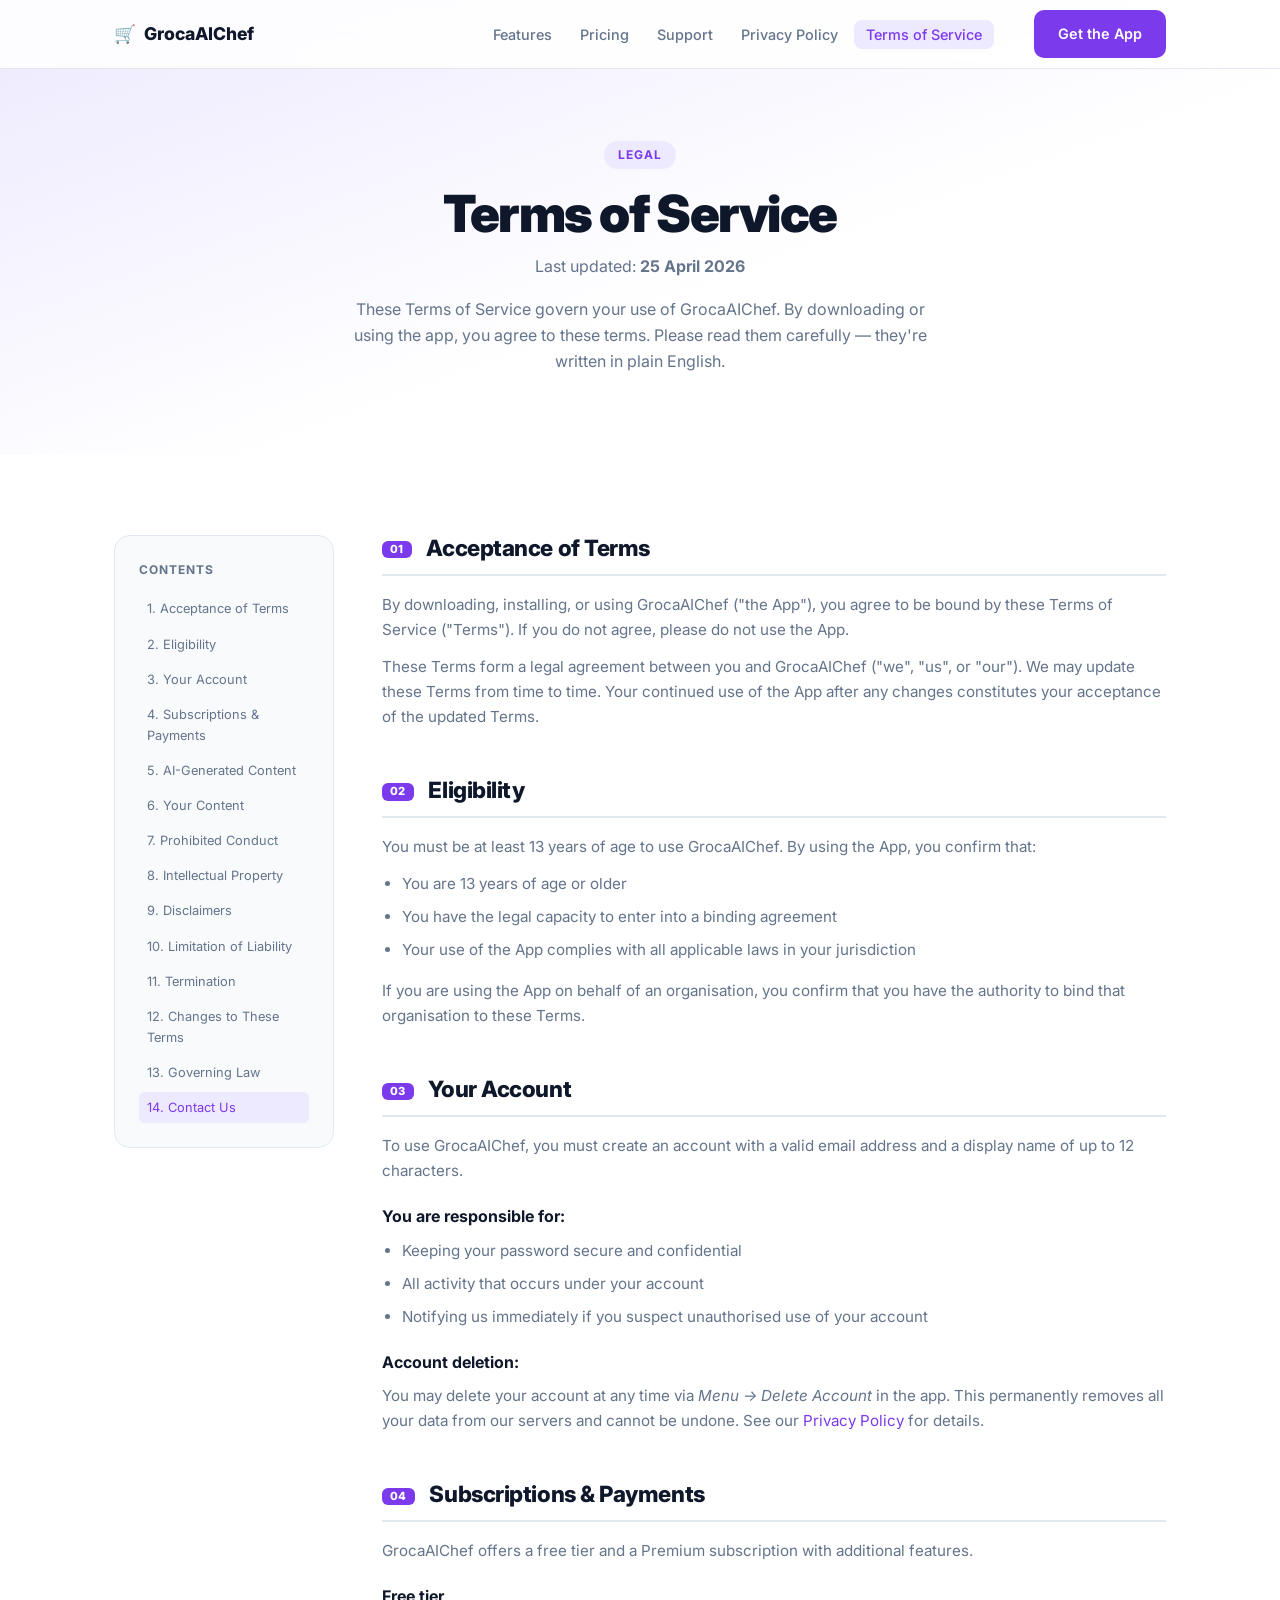
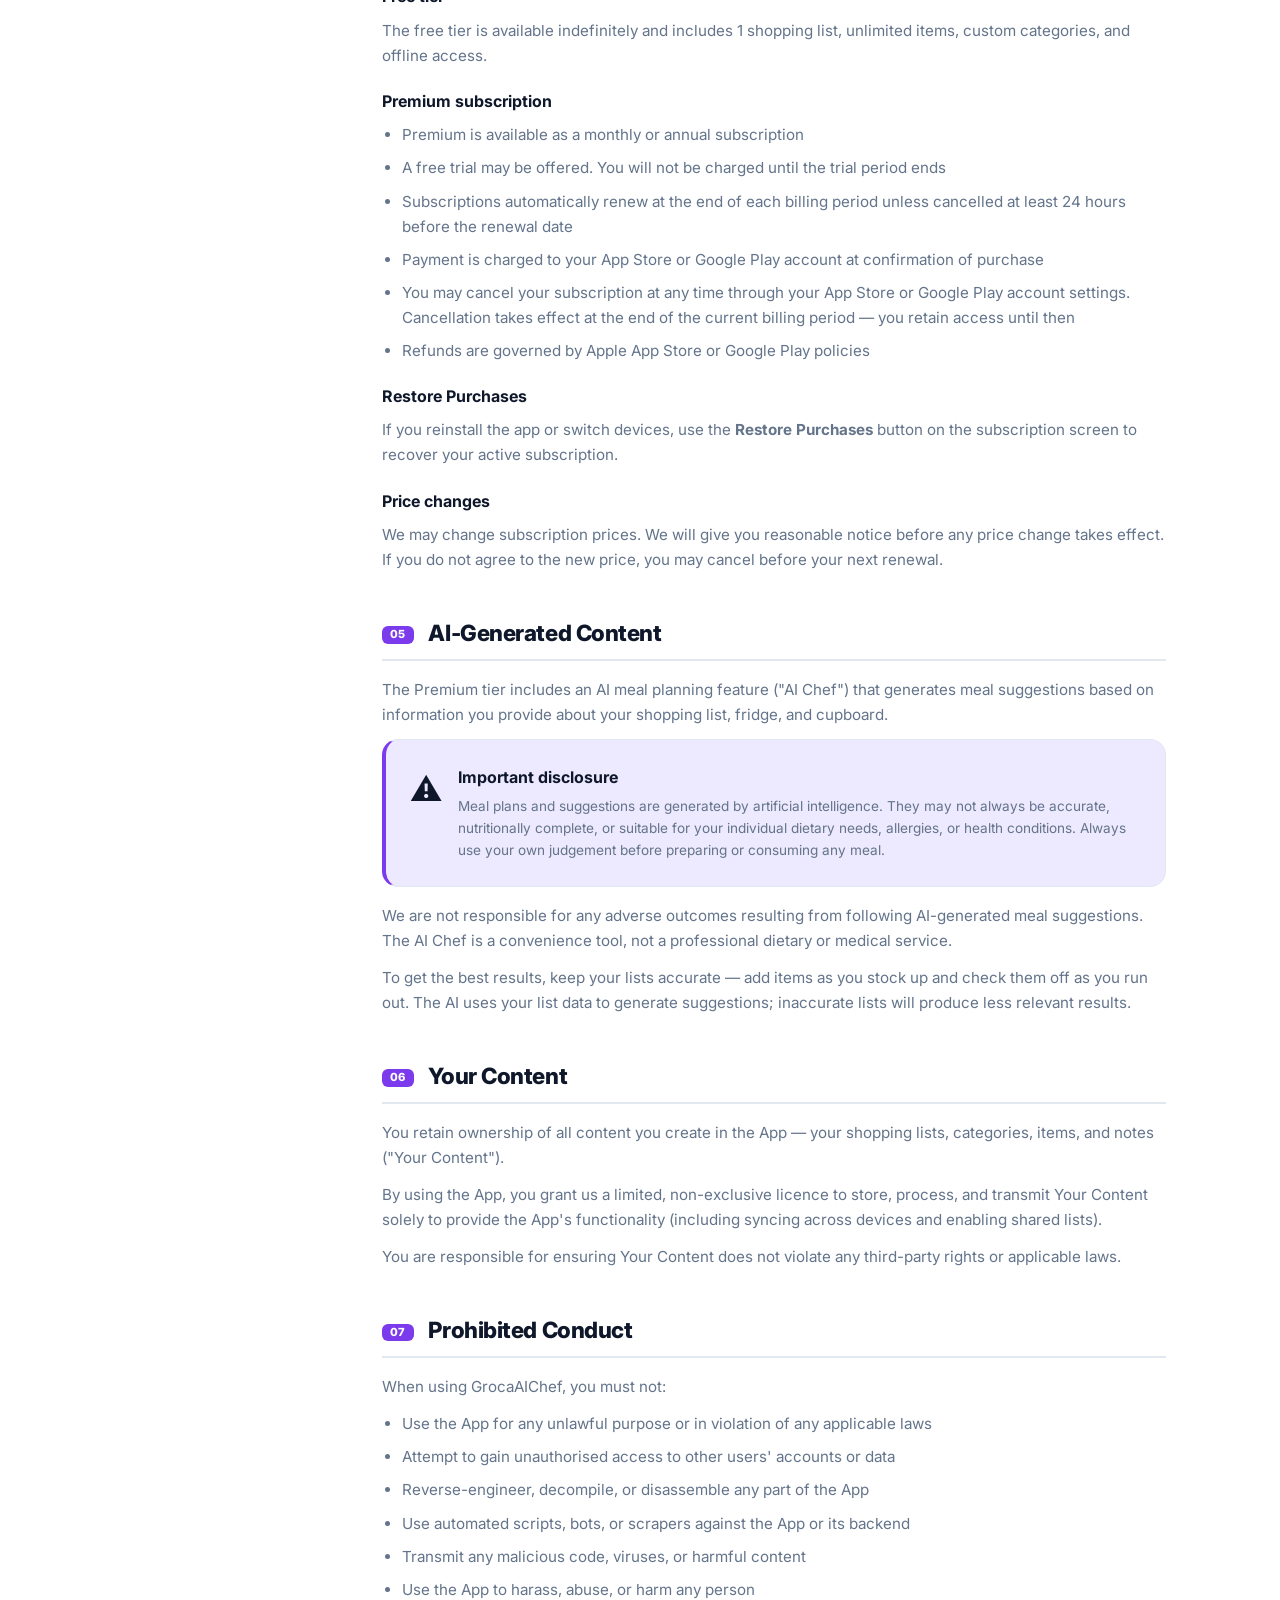
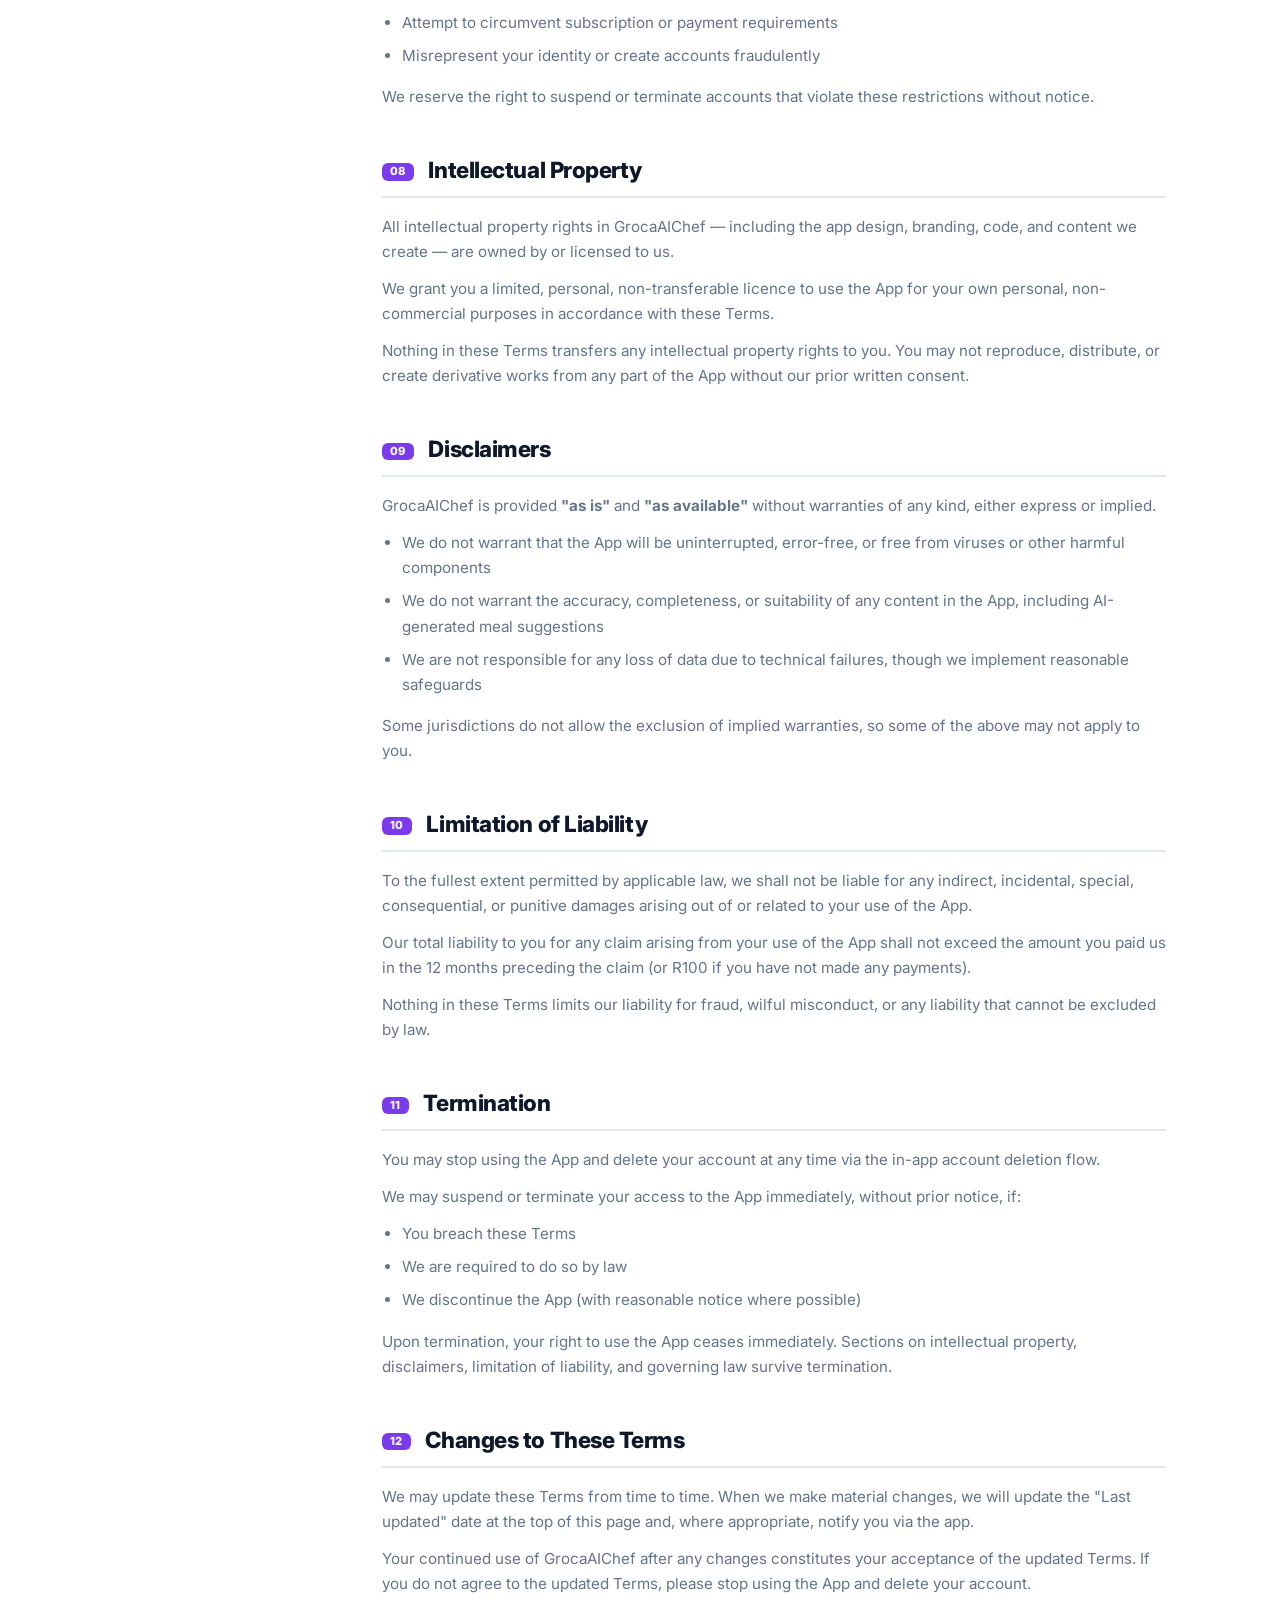
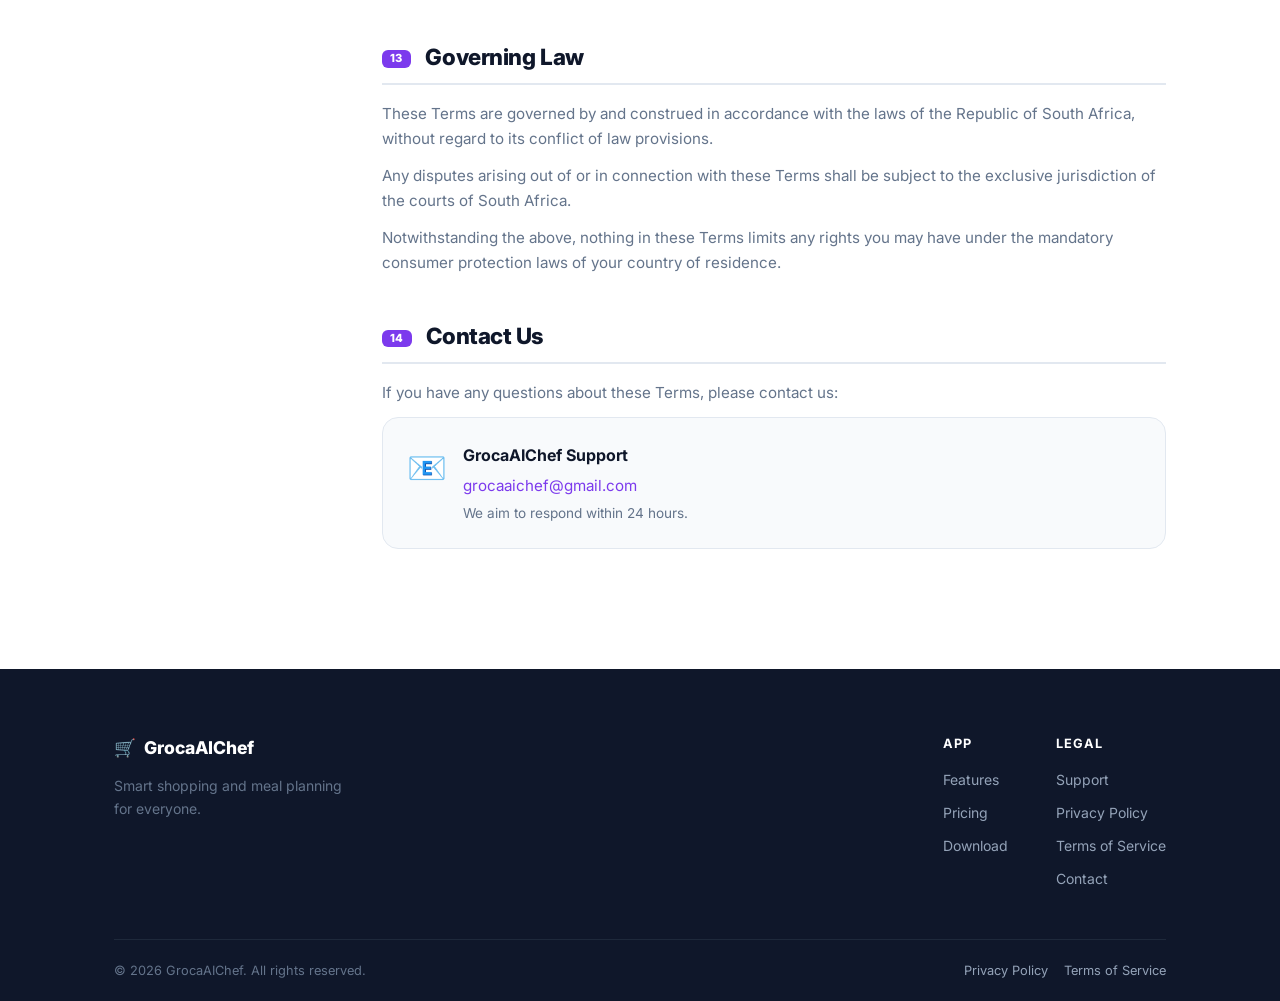
<file: terms.html>
<!DOCTYPE html>
<html lang="en">
<head>
  <meta charset="UTF-8" />
  <meta name="viewport" content="width=device-width, initial-scale=1.0" />
  <title>Terms of Service — GrocaAIChef</title>
  <meta name="description" content="Terms of Service for GrocaAIChef — the rules and conditions for using our app." />
  <link rel="icon" href="favicon.png" />
  <link rel="stylesheet" href="style.css" />
  <link href="https://fonts.googleapis.com/css2?family=Inter:wght@300;400;500;600;700;800;900&display=swap" rel="stylesheet" />
</head>
<body>

  <!-- ── NAV ────────────────────────────────────────────── -->
  <nav id="navbar">
    <div class="nav-inner">
      <a href="index.html" class="nav-logo">
        <span class="logo-icon">🛒</span>
        <span>GrocaAIChef</span>
      </a>
      <ul class="nav-links">
        <li><a href="index.html#features">Features</a></li>
        <li><a href="index.html#pricing">Pricing</a></li>
        <li><a href="index.html#support">Support</a></li>
        <li><a href="policy.html">Privacy Policy</a></li>
        <li><a href="terms.html" class="active">Terms of Service</a></li>
      </ul>
      <a href="index.html#download" class="btn btn-primary nav-cta">Get the App</a>
      <button class="hamburger" id="hamburger" aria-label="Menu">
        <span></span><span></span><span></span>
      </button>
    </div>
    <div class="mobile-menu" id="mobileMenu">
      <a href="index.html#features">Features</a>
      <a href="index.html#pricing">Pricing</a>
      <a href="index.html#support">Support</a>
      <a href="policy.html">Privacy Policy</a>
      <a href="terms.html">Terms of Service</a>
      <a href="index.html#download" class="btn btn-primary">Get the App</a>
    </div>
  </nav>

  <!-- ── POLICY HERO ────────────────────────────────────── -->
  <section class="policy-hero">
    <div class="container">
      <div class="policy-hero-content animate-in">
        <div class="section-badge">Legal</div>
        <h1>Terms of Service</h1>
        <p>Last updated: <strong>25 April 2026</strong></p>
        <p class="policy-intro">These Terms of Service govern your use of GrocaAIChef. By downloading or using the app, you agree to these terms. Please read them carefully — they're written in plain English.</p>
      </div>
    </div>
  </section>

  <!-- ── TERMS CONTENT ──────────────────────────────────── -->
  <section class="policy-body">
    <div class="container">
      <div class="policy-layout">

        <!-- Sidebar TOC -->
        <aside class="policy-toc" id="policyToc">
          <h4>Contents</h4>
          <nav>
            <a href="#acceptance">1. Acceptance of Terms</a>
            <a href="#eligibility">2. Eligibility</a>
            <a href="#account">3. Your Account</a>
            <a href="#subscriptions">4. Subscriptions &amp; Payments</a>
            <a href="#ai-content">5. AI-Generated Content</a>
            <a href="#user-content">6. Your Content</a>
            <a href="#prohibited">7. Prohibited Conduct</a>
            <a href="#intellectual-property">8. Intellectual Property</a>
            <a href="#disclaimers">9. Disclaimers</a>
            <a href="#limitation">10. Limitation of Liability</a>
            <a href="#termination">11. Termination</a>
            <a href="#changes">12. Changes to These Terms</a>
            <a href="#governing-law">13. Governing Law</a>
            <a href="#contact">14. Contact Us</a>
          </nav>
        </aside>

        <!-- Main content -->
        <div class="policy-content">

          <div class="policy-section animate-fade" id="acceptance">
            <h2><span class="policy-num">01</span> Acceptance of Terms</h2>
            <p>By downloading, installing, or using GrocaAIChef ("the App"), you agree to be bound by these Terms of Service ("Terms"). If you do not agree, please do not use the App.</p>
            <p>These Terms form a legal agreement between you and GrocaAIChef ("we", "us", or "our"). We may update these Terms from time to time. Your continued use of the App after any changes constitutes your acceptance of the updated Terms.</p>
          </div>

          <div class="policy-section animate-fade" id="eligibility">
            <h2><span class="policy-num">02</span> Eligibility</h2>
            <p>You must be at least 13 years of age to use GrocaAIChef. By using the App, you confirm that:</p>
            <ul>
              <li>You are 13 years of age or older</li>
              <li>You have the legal capacity to enter into a binding agreement</li>
              <li>Your use of the App complies with all applicable laws in your jurisdiction</li>
            </ul>
            <p>If you are using the App on behalf of an organisation, you confirm that you have the authority to bind that organisation to these Terms.</p>
          </div>

          <div class="policy-section animate-fade" id="account">
            <h2><span class="policy-num">03</span> Your Account</h2>
            <p>To use GrocaAIChef, you must create an account with a valid email address and a display name of up to 12 characters.</p>
            <h3>You are responsible for:</h3>
            <ul>
              <li>Keeping your password secure and confidential</li>
              <li>All activity that occurs under your account</li>
              <li>Notifying us immediately if you suspect unauthorised use of your account</li>
            </ul>
            <h3>Account deletion:</h3>
            <p>You may delete your account at any time via <em>Menu → Delete Account</em> in the app. This permanently removes all your data from our servers and cannot be undone. See our <a href="policy.html#account-deletion">Privacy Policy</a> for details.</p>
          </div>

          <div class="policy-section animate-fade" id="subscriptions">
            <h2><span class="policy-num">04</span> Subscriptions &amp; Payments</h2>
            <p>GrocaAIChef offers a free tier and a Premium subscription with additional features.</p>
            <h3>Free tier</h3>
            <p>The free tier is available indefinitely and includes 1 shopping list, unlimited items, custom categories, and offline access.</p>
            <h3>Premium subscription</h3>
            <ul>
              <li>Premium is available as a monthly or annual subscription</li>
              <li>A free trial may be offered. You will not be charged until the trial period ends</li>
              <li>Subscriptions automatically renew at the end of each billing period unless cancelled at least 24 hours before the renewal date</li>
              <li>Payment is charged to your App Store or Google Play account at confirmation of purchase</li>
              <li>You may cancel your subscription at any time through your App Store or Google Play account settings. Cancellation takes effect at the end of the current billing period — you retain access until then</li>
              <li>Refunds are governed by Apple App Store or Google Play policies</li>
            </ul>
            <h3>Restore Purchases</h3>
            <p>If you reinstall the app or switch devices, use the <strong>Restore Purchases</strong> button on the subscription screen to recover your active subscription.</p>
            <h3>Price changes</h3>
            <p>We may change subscription prices. We will give you reasonable notice before any price change takes effect. If you do not agree to the new price, you may cancel before your next renewal.</p>
          </div>

          <div class="policy-section animate-fade" id="ai-content">
            <h2><span class="policy-num">05</span> AI-Generated Content</h2>
            <p>The Premium tier includes an AI meal planning feature ("AI Chef") that generates meal suggestions based on information you provide about your shopping list, fridge, and cupboard.</p>
            <div class="contact-card" style="background: var(--purple-light); border-left: 4px solid var(--purple);">
              <div class="contact-icon">⚠️</div>
              <div>
                <strong>Important disclosure</strong>
                <span>Meal plans and suggestions are generated by artificial intelligence. They may not always be accurate, nutritionally complete, or suitable for your individual dietary needs, allergies, or health conditions. Always use your own judgement before preparing or consuming any meal.</span>
              </div>
            </div>
            <p style="margin-top: 16px;">We are not responsible for any adverse outcomes resulting from following AI-generated meal suggestions. The AI Chef is a convenience tool, not a professional dietary or medical service.</p>
            <p>To get the best results, keep your lists accurate — add items as you stock up and check them off as you run out. The AI uses your list data to generate suggestions; inaccurate lists will produce less relevant results.</p>
          </div>

          <div class="policy-section animate-fade" id="user-content">
            <h2><span class="policy-num">06</span> Your Content</h2>
            <p>You retain ownership of all content you create in the App — your shopping lists, categories, items, and notes ("Your Content").</p>
            <p>By using the App, you grant us a limited, non-exclusive licence to store, process, and transmit Your Content solely to provide the App's functionality (including syncing across devices and enabling shared lists).</p>
            <p>You are responsible for ensuring Your Content does not violate any third-party rights or applicable laws.</p>
          </div>

          <div class="policy-section animate-fade" id="prohibited">
            <h2><span class="policy-num">07</span> Prohibited Conduct</h2>
            <p>When using GrocaAIChef, you must not:</p>
            <ul>
              <li>Use the App for any unlawful purpose or in violation of any applicable laws</li>
              <li>Attempt to gain unauthorised access to other users' accounts or data</li>
              <li>Reverse-engineer, decompile, or disassemble any part of the App</li>
              <li>Use automated scripts, bots, or scrapers against the App or its backend</li>
              <li>Transmit any malicious code, viruses, or harmful content</li>
              <li>Use the App to harass, abuse, or harm any person</li>
              <li>Attempt to circumvent subscription or payment requirements</li>
              <li>Misrepresent your identity or create accounts fraudulently</li>
            </ul>
            <p>We reserve the right to suspend or terminate accounts that violate these restrictions without notice.</p>
          </div>

          <div class="policy-section animate-fade" id="intellectual-property">
            <h2><span class="policy-num">08</span> Intellectual Property</h2>
            <p>All intellectual property rights in GrocaAIChef — including the app design, branding, code, and content we create — are owned by or licensed to us.</p>
            <p>We grant you a limited, personal, non-transferable licence to use the App for your own personal, non-commercial purposes in accordance with these Terms.</p>
            <p>Nothing in these Terms transfers any intellectual property rights to you. You may not reproduce, distribute, or create derivative works from any part of the App without our prior written consent.</p>
          </div>

          <div class="policy-section animate-fade" id="disclaimers">
            <h2><span class="policy-num">09</span> Disclaimers</h2>
            <p>GrocaAIChef is provided <strong>"as is"</strong> and <strong>"as available"</strong> without warranties of any kind, either express or implied.</p>
            <ul>
              <li>We do not warrant that the App will be uninterrupted, error-free, or free from viruses or other harmful components</li>
              <li>We do not warrant the accuracy, completeness, or suitability of any content in the App, including AI-generated meal suggestions</li>
              <li>We are not responsible for any loss of data due to technical failures, though we implement reasonable safeguards</li>
            </ul>
            <p>Some jurisdictions do not allow the exclusion of implied warranties, so some of the above may not apply to you.</p>
          </div>

          <div class="policy-section animate-fade" id="limitation">
            <h2><span class="policy-num">10</span> Limitation of Liability</h2>
            <p>To the fullest extent permitted by applicable law, we shall not be liable for any indirect, incidental, special, consequential, or punitive damages arising out of or related to your use of the App.</p>
            <p>Our total liability to you for any claim arising from your use of the App shall not exceed the amount you paid us in the 12 months preceding the claim (or R100 if you have not made any payments).</p>
            <p>Nothing in these Terms limits our liability for fraud, wilful misconduct, or any liability that cannot be excluded by law.</p>
          </div>

          <div class="policy-section animate-fade" id="termination">
            <h2><span class="policy-num">11</span> Termination</h2>
            <p>You may stop using the App and delete your account at any time via the in-app account deletion flow.</p>
            <p>We may suspend or terminate your access to the App immediately, without prior notice, if:</p>
            <ul>
              <li>You breach these Terms</li>
              <li>We are required to do so by law</li>
              <li>We discontinue the App (with reasonable notice where possible)</li>
            </ul>
            <p>Upon termination, your right to use the App ceases immediately. Sections on intellectual property, disclaimers, limitation of liability, and governing law survive termination.</p>
          </div>

          <div class="policy-section animate-fade" id="changes">
            <h2><span class="policy-num">12</span> Changes to These Terms</h2>
            <p>We may update these Terms from time to time. When we make material changes, we will update the "Last updated" date at the top of this page and, where appropriate, notify you via the app.</p>
            <p>Your continued use of GrocaAIChef after any changes constitutes your acceptance of the updated Terms. If you do not agree to the updated Terms, please stop using the App and delete your account.</p>
          </div>

          <div class="policy-section animate-fade" id="governing-law">
            <h2><span class="policy-num">13</span> Governing Law</h2>
            <p>These Terms are governed by and construed in accordance with the laws of the Republic of South Africa, without regard to its conflict of law provisions.</p>
            <p>Any disputes arising out of or in connection with these Terms shall be subject to the exclusive jurisdiction of the courts of South Africa.</p>
            <p>Notwithstanding the above, nothing in these Terms limits any rights you may have under the mandatory consumer protection laws of your country of residence.</p>
          </div>

          <div class="policy-section animate-fade" id="contact">
            <h2><span class="policy-num">14</span> Contact Us</h2>
            <p>If you have any questions about these Terms, please contact us:</p>
            <div class="contact-card">
              <div class="contact-icon">📧</div>
              <div>
                <strong>GrocaAIChef Support</strong>
                <a href="mailto:grocaaichef@gmail.com">grocaaichef@gmail.com</a>
                <span>We aim to respond within 24 hours.</span>
              </div>
            </div>
          </div>

        </div>
      </div>
    </div>
  </section>

  <!-- ── FOOTER ─────────────────────────────────────────── -->
  <footer class="footer">
    <div class="container">
      <div class="footer-inner">
        <div class="footer-brand">
          <a href="index.html" class="nav-logo">
            <span class="logo-icon">🛒</span>
            <span>GrocaAIChef</span>
          </a>
          <p>Smart shopping and meal planning for everyone.</p>
        </div>
        <div class="footer-links">
          <div class="footer-col">
            <h4>App</h4>
            <a href="index.html#features">Features</a>
            <a href="index.html#pricing">Pricing</a>
            <a href="index.html#download">Download</a>
          </div>
          <div class="footer-col">
            <h4>Legal</h4>
            <a href="index.html#support">Support</a>
            <a href="policy.html">Privacy Policy</a>
            <a href="terms.html">Terms of Service</a>
            <a href="mailto:grocaaichef@gmail.com">Contact</a>
          </div>
        </div>
      </div>
      <div class="footer-bottom">
        <p>© 2026 GrocaAIChef. All rights reserved.</p>
        <div style="display:flex; gap: 16px;">
          <a href="policy.html">Privacy Policy</a>
          <a href="terms.html">Terms of Service</a>
        </div>
      </div>
    </div>
  </footer>

  <script src="script.js"></script>
</body>
</html>
</file>
<file: style.css>
/* ── RESET & BASE ──────────────────────────────────────── */
*, *::before, *::after { box-sizing: border-box; margin: 0; padding: 0; }

:root {
  --purple:      #7C3AED;
  --purple-dark: #5B21B6;
  --purple-light:#EDE9FE;
  --green:       #059669;
  --text:        #0F172A;
  --text-muted:  #64748B;
  --surface:     #F8FAFC;
  --surface-alt: #F1F5F9;
  --border:      #E2E8F0;
  --white:       #FFFFFF;
  --radius:      16px;
  --shadow:      0 4px 24px rgba(0,0,0,.08);
  --shadow-lg:   0 12px 48px rgba(0,0,0,.12);
}

html { scroll-behavior: smooth; font-size: 16px; }

body {
  font-family: 'Inter', system-ui, sans-serif;
  color: var(--text);
  background: var(--white);
  line-height: 1.65;
  overflow-x: hidden;
}

a { color: var(--purple); text-decoration: none; }
a:hover { text-decoration: underline; }
img { max-width: 100%; display: block; }
ul { list-style: none; }

/* ── TYPOGRAPHY ────────────────────────────────────────── */
h1 { font-size: clamp(2.4rem, 6vw, 4rem); font-weight: 900; line-height: 1.1; letter-spacing: -.03em; }
h2 { font-size: clamp(1.8rem, 4vw, 2.6rem); font-weight: 800; line-height: 1.2; letter-spacing: -.02em; }
h3 { font-size: 1.15rem; font-weight: 700; }
p  { color: var(--text-muted); }

.gradient-text {
  background: linear-gradient(135deg, var(--purple), #EC4899);
  -webkit-background-clip: text;
  -webkit-text-fill-color: transparent;
  background-clip: text;
}

/* ── LAYOUT ────────────────────────────────────────────── */
.container { max-width: 1100px; margin: 0 auto; padding: 0 24px; }
.section   { padding: 96px 0; }
.section-alt { background: var(--surface); }

.section-header { text-align: center; max-width: 640px; margin: 0 auto 64px; }
.section-header h2 { margin: 12px 0; }
.section-header p { font-size: 1.1rem; }

.section-badge {
  display: inline-block;
  padding: 4px 14px;
  border-radius: 99px;
  background: var(--purple-light);
  color: var(--purple);
  font-size: .75rem;
  font-weight: 700;
  letter-spacing: .08em;
  text-transform: uppercase;
  margin-bottom: 8px;
}

/* ── BUTTONS ───────────────────────────────────────────── */
.btn {
  display: inline-flex;
  align-items: center;
  gap: 8px;
  padding: 10px 22px;
  border-radius: 10px;
  font-weight: 600;
  font-size: .9rem;
  cursor: pointer;
  transition: all .2s;
  border: 2px solid transparent;
  text-decoration: none !important;
  white-space: nowrap;
}
.btn-lg { padding: 14px 28px; font-size: 1rem; border-radius: 12px; }
.btn-full { width: 100%; justify-content: center; margin-top: auto; }

.btn-primary { background: var(--purple); color: #fff; }
.btn-primary:hover { background: var(--purple-dark); transform: translateY(-1px); box-shadow: 0 6px 20px rgba(124,58,237,.35); }

.btn-outline { background: transparent; color: var(--purple); border-color: var(--purple); }
.btn-outline:hover { background: var(--purple-light); transform: translateY(-1px); }

.btn-white { background: #fff; color: var(--purple); }
.btn-white:hover { background: var(--purple-light); transform: translateY(-1px); }

.btn-white-outline { background: transparent; color: #fff; border-color: rgba(255,255,255,.5); }
.btn-white-outline:hover { background: rgba(255,255,255,.15); transform: translateY(-1px); }

/* ── NAV ───────────────────────────────────────────────── */
#navbar {
  position: fixed; top: 0; left: 0; right: 0; z-index: 100;
  background: rgba(255,255,255,.85);
  backdrop-filter: blur(16px);
  border-bottom: 1px solid var(--border);
  transition: box-shadow .3s;
}
#navbar.scrolled { box-shadow: 0 2px 24px rgba(0,0,0,.08); }

.nav-inner {
  max-width: 1100px; margin: 0 auto; padding: 0 24px;
  height: 68px;
  display: flex; align-items: center; gap: 32px;
}

.nav-logo {
  display: flex; align-items: center; gap: 8px;
  font-weight: 800; font-size: 1.1rem; color: var(--text);
  text-decoration: none !important; white-space: nowrap;
}
.logo-icon { display: flex; align-items: center; }

.nav-links {
  display: flex; gap: 4px; list-style: none; margin-left: auto;
}
.nav-links a {
  color: var(--text-muted); font-size: .9rem; font-weight: 500;
  padding: 6px 12px; border-radius: 8px; transition: all .15s;
}
.nav-links a:hover, .nav-links a.active { color: var(--purple); background: var(--purple-light); text-decoration: none; }

.nav-cta { margin-left: 8px; }

.hamburger {
  display: none; flex-direction: column; gap: 5px;
  background: none; border: none; cursor: pointer; padding: 4px; margin-left: auto;
}
.hamburger span {
  display: block; width: 22px; height: 2px;
  background: var(--text); border-radius: 2px; transition: all .25s;
}
.hamburger.open span:nth-child(1) { transform: rotate(45deg) translate(5px,5px); }
.hamburger.open span:nth-child(2) { opacity: 0; }
.hamburger.open span:nth-child(3) { transform: rotate(-45deg) translate(5px,-5px); }

.mobile-menu {
  display: none; flex-direction: column; gap: 4px;
  padding: 12px 24px 20px; border-top: 1px solid var(--border);
}
.mobile-menu a {
  color: var(--text); font-weight: 500; padding: 10px 0;
  border-bottom: 1px solid var(--border);
}
.mobile-menu.open { display: flex; }

/* ── HERO ──────────────────────────────────────────────── */
.hero {
  min-height: 100vh;
  display: flex; align-items: center;
  padding: 120px 24px 80px;
  max-width: 1100px; margin: 0 auto;
  gap: 64px;
  position: relative;
  overflow: hidden;
}

.hero-bg { position: absolute; inset: 0; pointer-events: none; overflow: hidden; }

.orb {
  position: absolute; border-radius: 50%;
  filter: blur(80px); opacity: .35;
}
.orb-1 { width: 500px; height: 500px; background: #7C3AED; top: -100px; right: -100px; animation: float 8s ease-in-out infinite; }
.orb-2 { width: 300px; height: 300px; background: #EC4899; bottom: 50px; left: -80px; animation: float 10s ease-in-out infinite reverse; }
.orb-3 { width: 200px; height: 200px; background: #06B6D4; top: 40%; left: 40%; animation: float 12s ease-in-out infinite 2s; }

@keyframes float { 0%,100% { transform: translateY(0) scale(1); } 50% { transform: translateY(-30px) scale(1.05); } }

.hero-content { flex: 1; max-width: 560px; position: relative; }

.hero-badge {
  display: inline-flex; align-items: center; gap: 6px;
  padding: 6px 16px; border-radius: 99px;
  background: var(--purple-light); color: var(--purple);
  font-size: .8rem; font-weight: 700; margin-bottom: 20px;
  animation: pulse-badge 3s ease-in-out infinite;
}
@keyframes pulse-badge { 0%,100% { box-shadow: 0 0 0 0 rgba(124,58,237,.3); } 50% { box-shadow: 0 0 0 8px rgba(124,58,237,0); } }

.hero h1 { color: var(--text); margin-bottom: 20px; }
.hero-sub { font-size: 1.1rem; margin-bottom: 36px; max-width: 460px; }

.hero-actions { display: flex; gap: 12px; flex-wrap: wrap; margin-bottom: 16px; }
.hero-note { font-size: .8rem; color: var(--text-muted); }

/* Phone mockup */
.hero-visual { flex-shrink: 0; position: relative; display: flex; justify-content: center; }

.phone-mockup {
  width: 260px;
  background: #1E1B4B;
  border-radius: 36px;
  padding: 12px;
  box-shadow: 0 32px 80px rgba(0,0,0,.35), 0 0 0 2px rgba(255,255,255,.1) inset;
  position: relative;
  animation: phone-float 6s ease-in-out infinite;
}
@keyframes phone-float { 0%,100% { transform: translateY(0) rotate(-1deg); } 50% { transform: translateY(-16px) rotate(1deg); } }

.phone-notch {
  width: 80px; height: 20px;
  background: #1E1B4B;
  border-radius: 0 0 14px 14px;
  position: absolute; top: 0; left: 50%; transform: translateX(-50%);
  z-index: 2;
}

.phone-screen {
  background: #F8FAFC;
  border-radius: 28px;
  padding: 40px 14px 16px;
  min-height: 460px;
  display: flex; flex-direction: column; gap: 10px;
  overflow: hidden;
}

.mock-header { margin-bottom: 4px; }
.mock-title { font-size: 1.1rem; font-weight: 800; color: var(--text); }
.mock-subtitle { font-size: .7rem; color: var(--text-muted); }

.mock-card {
  background: white;
  border-radius: 12px;
  padding: 12px;
  display: flex; align-items: center; gap: 10px;
  box-shadow: 0 2px 8px rgba(0,0,0,.06);
  animation: slide-in .5s ease both;
}
.mock-card-1 { animation-delay: .2s; }
.mock-card-2 { animation-delay: .4s; }
.mock-card-3 { animation-delay: .6s; }

@keyframes slide-in { from { opacity: 0; transform: translateX(20px); } to { opacity: 1; transform: translateX(0); } }

.mock-dot { width: 10px; height: 10px; border-radius: 50%; flex-shrink: 0; }
.mock-list-name { font-size: .75rem; font-weight: 700; color: var(--text); }
.mock-list-meta { font-size: .65rem; color: var(--text-muted); }
.mock-progress { margin-left: auto; font-size: .7rem; font-weight: 700; color: var(--purple); background: var(--purple-light); padding: 2px 8px; border-radius: 99px; white-space: nowrap; }

.mock-fab {
  margin-top: auto;
  background: var(--purple);
  color: white; font-size: .75rem; font-weight: 700;
  padding: 10px 16px; border-radius: 99px;
  text-align: center;
}

/* ── FEATURES ──────────────────────────────────────────── */
.features-grid {
  display: grid;
  grid-template-columns: repeat(auto-fit, minmax(300px, 1fr));
  gap: 24px;
  align-items: start;
}

.feature-card {
  background: var(--white);
  border: 1px solid var(--border);
  border-radius: var(--radius);
  padding: 28px;
  transition: transform .25s, box-shadow .25s, border-color .25s;
  display: flex; flex-direction: column; gap: 12px;
  position: relative;
}
.feature-card:hover { transform: translateY(-4px); box-shadow: var(--shadow-lg); border-color: var(--purple); }

.feature-icon { width: 52px; height: 52px; border-radius: 14px; display: flex; align-items: center; justify-content: center; font-size: 1.5rem; }
.feature-card h3 { color: var(--text); }
.feature-card p { font-size: .9rem; }

.feature-tip {
  font-size: .82rem;
  color: var(--text-muted);
  background: var(--purple-light);
  border-left: 3px solid var(--purple);
  border-radius: 0 8px 8px 0;
  padding: 10px 12px;
  margin-top: 2px;
  line-height: 1.5;
}
.feature-tip strong { color: var(--purple-dark); }

.feature-tag {
  display: inline-flex; align-items: center;
  padding: 3px 10px; border-radius: 99px;
  font-size: .7rem; font-weight: 700;
  width: fit-content;
}
.feature-tag.premium { background: linear-gradient(135deg,#7C3AED,#EC4899); color: white; }

/* ── HOW IT WORKS ──────────────────────────────────────── */
.steps {
  display: flex; align-items: flex-start; gap: 0;
  max-width: 900px; margin: 0 auto;
}

.step {
  flex: 1;
  display: flex; flex-direction: column; align-items: center; text-align: center; gap: 16px;
}

.step-number {
  width: 56px; height: 56px;
  border-radius: 50%;
  background: linear-gradient(135deg, var(--purple), #EC4899);
  color: white; font-size: 1.3rem; font-weight: 800;
  display: flex; align-items: center; justify-content: center;
  box-shadow: 0 8px 24px rgba(124,58,237,.35);
  flex-shrink: 0;
}

.step-content h3 { color: var(--text); margin-bottom: 6px; }
.step-content p { font-size: .9rem; }

.step-connector {
  flex-shrink: 0; height: 2px; width: 60px;
  background: linear-gradient(90deg, var(--purple), #EC4899);
  margin-top: 28px; opacity: .4;
}

/* ── PRICING ───────────────────────────────────────────── */
.pricing-grid {
  display: grid;
  grid-template-columns: repeat(auto-fit, minmax(260px, 1fr));
  gap: 24px;
  max-width: 1000px; margin: 0 auto;
}

.pricing-card {
  background: var(--white);
  border: 1px solid var(--border);
  border-radius: var(--radius);
  padding: 36px;
  display: flex; flex-direction: column; gap: 20px;
  position: relative;
  transition: transform .25s, box-shadow .25s;
}
.pricing-card:hover { transform: translateY(-4px); box-shadow: var(--shadow-lg); }
.pricing-featured {
  border-color: var(--purple);
  box-shadow: 0 0 0 4px rgba(124,58,237,.1);
  background: linear-gradient(160deg, white 60%, var(--purple-light));
}

.pricing-badge {
  position: absolute; top: -14px; left: 50%; transform: translateX(-50%);
  background: linear-gradient(135deg, var(--purple), #EC4899);
  color: white; padding: 4px 16px; border-radius: 99px;
  font-size: .75rem; font-weight: 700; white-space: nowrap;
}

.pricing-label { font-size: .8rem; font-weight: 700; color: var(--text-muted); text-transform: uppercase; letter-spacing: .08em; }
.pricing-price { font-size: 2.8rem; font-weight: 900; color: var(--text); line-height: 1; }
.pricing-price span { font-size: 1rem; font-weight: 500; color: var(--text-muted); }
.pricing-desc { font-size: .9rem; }
.pricing-savings {
  display: inline-block;
  background: #DCFCE7; color: #15803D;
  font-size: .75rem; font-weight: 700;
  padding: 4px 12px; border-radius: 99px;
  margin-top: -8px;
}

.pricing-list { display: flex; flex-direction: column; gap: 8px; flex: 1; }
.pricing-list li { font-size: .9rem; color: var(--text); display: flex; align-items: center; gap: 8px; }

/* ── SUPPORT ───────────────────────────────────────────── */
.support-grid {
  display: grid;
  grid-template-columns: repeat(auto-fit, minmax(260px, 1fr));
  gap: 24px;
}

.support-card {
  background: var(--white);
  border: 1px solid var(--border);
  border-radius: var(--radius);
  padding: 32px;
  display: flex; flex-direction: column; align-items: flex-start; gap: 12px;
  transition: transform .25s, box-shadow .25s;
}
.support-card:hover { transform: translateY(-4px); box-shadow: var(--shadow-lg); }
.support-icon { font-size: 2rem; }
.support-card h3 { color: var(--text); }
.support-card p { font-size: .9rem; flex: 1; }

/* ── DOWNLOAD ──────────────────────────────────────────── */
.download-section { background: linear-gradient(135deg, #4C1D95, #7C3AED, #5B21B6); }
.download-inner {
  text-align: center;
  position: relative;
  padding: 64px 24px;
  border-radius: 24px;
  overflow: hidden;
}
.download-inner h2 { color: white; margin-bottom: 16px; }
.download-inner p { color: rgba(255,255,255,.8); font-size: 1.1rem; margin-bottom: 36px; }

.orb-dl-1 { width: 300px; height: 300px; background: rgba(255,255,255,.1); top: -80px; left: -80px; animation: float 8s ease-in-out infinite; }
.orb-dl-2 { width: 200px; height: 200px; background: rgba(255,255,255,.08); bottom: -60px; right: -40px; animation: float 10s ease-in-out infinite reverse; }

/* ── FOOTER ────────────────────────────────────────────── */
.footer { background: #0F172A; color: #94A3B8; padding: 64px 0 0; }
.footer-inner { display: flex; gap: 64px; flex-wrap: wrap; padding-bottom: 48px; }
.footer-brand { flex: 1; min-width: 200px; display: flex; flex-direction: column; gap: 12px; }
.footer-brand .nav-logo { color: white; }
.footer-brand p { font-size: .875rem; max-width: 240px; }
.footer-links { display: flex; gap: 48px; }
.footer-col { display: flex; flex-direction: column; gap: 10px; }
.footer-col h4 { color: white; font-size: .8rem; font-weight: 700; text-transform: uppercase; letter-spacing: .08em; margin-bottom: 4px; }
.footer-col a { font-size: .875rem; color: #94A3B8; transition: color .15s; }
.footer-col a:hover { color: white; text-decoration: none; }
.footer-bottom {
  border-top: 1px solid #1E293B;
  padding: 20px 0;
  display: flex; justify-content: space-between; align-items: center;
  flex-wrap: wrap; gap: 8px;
  font-size: .8rem;
}
.footer-bottom a { color: #94A3B8; }
.footer-bottom a:hover { color: white; }

/* ── POLICY PAGE ───────────────────────────────────────── */
.policy-hero {
  padding: 140px 0 80px;
  background: linear-gradient(160deg, var(--purple-light) 0%, white 60%);
  text-align: center;
}
.policy-hero .section-badge { margin-bottom: 16px; }
.policy-hero h1 { font-size: clamp(2rem, 5vw, 3.2rem); margin-bottom: 12px; }
.policy-hero p { color: var(--text-muted); font-size: 1rem; }
.policy-intro { max-width: 600px; margin: 16px auto 0; font-size: 1.05rem; }

.policy-body { padding: 80px 0 120px; }

.policy-layout { display: flex; gap: 48px; align-items: flex-start; }

.policy-toc {
  width: 220px; flex-shrink: 0;
  position: sticky; top: 88px;
  background: var(--surface);
  border: 1px solid var(--border);
  border-radius: var(--radius);
  padding: 24px;
}
.policy-toc h4 { font-size: .75rem; font-weight: 700; text-transform: uppercase; letter-spacing: .08em; color: var(--text-muted); margin-bottom: 14px; }
.policy-toc nav { display: flex; flex-direction: column; gap: 4px; }
.policy-toc a {
  font-size: .8rem; color: var(--text-muted); padding: 5px 8px; border-radius: 6px;
  transition: all .15s; display: block;
}
.policy-toc a:hover, .policy-toc a.active { background: var(--purple-light); color: var(--purple); text-decoration: none; }

.policy-content { flex: 1; min-width: 0; display: flex; flex-direction: column; gap: 48px; }

.policy-section { scroll-margin-top: 88px; }

.policy-num {
  display: inline-block;
  font-size: .7rem; font-weight: 800;
  background: var(--purple); color: white;
  padding: 2px 8px; border-radius: 6px;
  margin-right: 10px; vertical-align: middle;
  letter-spacing: .04em;
}

.policy-section h2 { font-size: 1.4rem; color: var(--text); margin-bottom: 16px; padding-bottom: 12px; border-bottom: 2px solid var(--border); }
.policy-section h3 { font-size: 1rem; color: var(--text); margin: 20px 0 8px; }

.policy-section p { margin-bottom: 12px; font-size: .95rem; }
.policy-section p:last-child { margin-bottom: 0; }

.policy-section ul, .policy-section ol {
  padding-left: 20px; display: flex; flex-direction: column; gap: 8px; margin: 8px 0 16px;
}
.policy-section ul { list-style: disc; }
.policy-section ol { list-style: decimal; }
.policy-section li { font-size: .95rem; color: var(--text-muted); }
.policy-section li strong { color: var(--text); }

.policy-table { width: 100%; border-collapse: collapse; margin: 16px 0; font-size: .875rem; }
.policy-table th { background: var(--surface); padding: 10px 14px; text-align: left; font-weight: 700; color: var(--text); border: 1px solid var(--border); }
.policy-table td { padding: 10px 14px; border: 1px solid var(--border); color: var(--text-muted); }
.policy-table tr:hover td { background: var(--surface); }

.contact-card {
  display: flex; align-items: flex-start; gap: 16px;
  background: var(--surface);
  border: 1px solid var(--border);
  border-radius: var(--radius);
  padding: 24px;
  margin-top: 8px;
}
.contact-icon { font-size: 2rem; flex-shrink: 0; }
.contact-card > div { display: flex; flex-direction: column; gap: 4px; }
.contact-card strong { font-size: 1rem; color: var(--text); }
.contact-card a { font-size: .95rem; color: var(--purple); }
.contact-card span { font-size: .85rem; color: var(--text-muted); }

/* ── ANIMATIONS ────────────────────────────────────────── */
.animate-in {
  opacity: 0; transform: translateY(32px);
  animation: fade-up .7s ease forwards;
}
.animate-in.delay-200 { animation-delay: .2s; }

@keyframes fade-up { to { opacity: 1; transform: translateY(0); } }

.animate-fade {
  opacity: 0; transform: translateY(24px);
  transition: opacity .6s ease, transform .6s ease;
}
.animate-fade.visible { opacity: 1; transform: translateY(0); }

.delay-100 { transition-delay: .1s; }
.delay-200 { transition-delay: .2s; }
.delay-300 { transition-delay: .3s; }

/* ── RESPONSIVE ────────────────────────────────────────── */
@media (max-width: 900px) {
  .hero { flex-direction: column; text-align: center; padding-top: 100px; min-height: auto; gap: 48px; }
  .hero-content { max-width: 100%; }
  .hero-sub { margin: 0 auto 36px; }
  .hero-actions { justify-content: center; }
  .hero-note { text-align: center; }
  .hero-visual { width: 100%; }

  .steps { flex-direction: column; align-items: center; max-width: 400px; }
  .step-connector { width: 2px; height: 40px; margin: 0; }

  .nav-links, .nav-cta { display: none; }
  .hamburger { display: flex; }

  .policy-layout { flex-direction: column; }
  .policy-toc { width: 100%; position: static; }
  .policy-toc nav { flex-direction: row; flex-wrap: wrap; gap: 6px; }

  .footer-inner { gap: 32px; }
  .footer-bottom { flex-direction: column; text-align: center; }
}

@media (max-width: 600px) {
  .features-grid { grid-template-columns: 1fr; }
  .pricing-grid { grid-template-columns: 1fr; }
  .support-grid { grid-template-columns: 1fr; }
  .footer-links { flex-direction: column; gap: 24px; }
  .hero-actions { flex-direction: column; align-items: center; }
  .hero-actions .btn { width: 100%; justify-content: center; max-width: 280px; }
}
</file>
